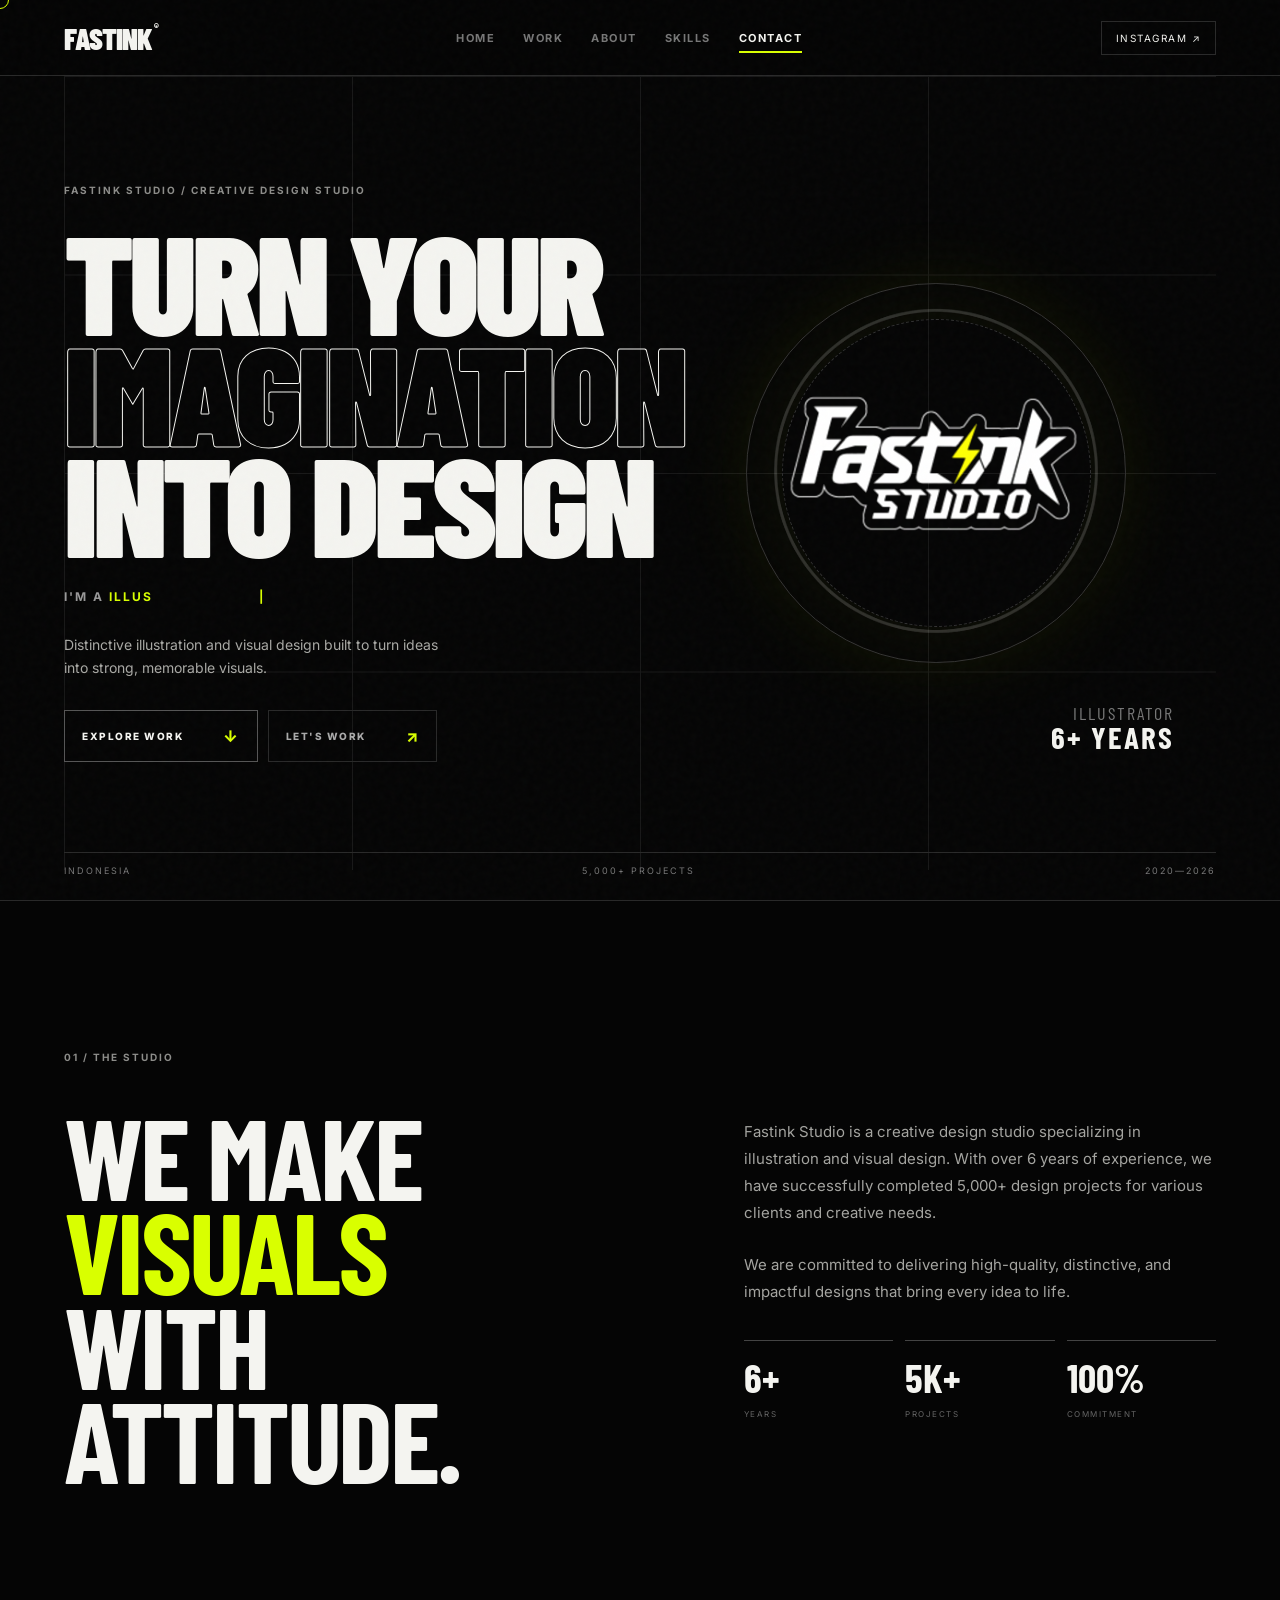
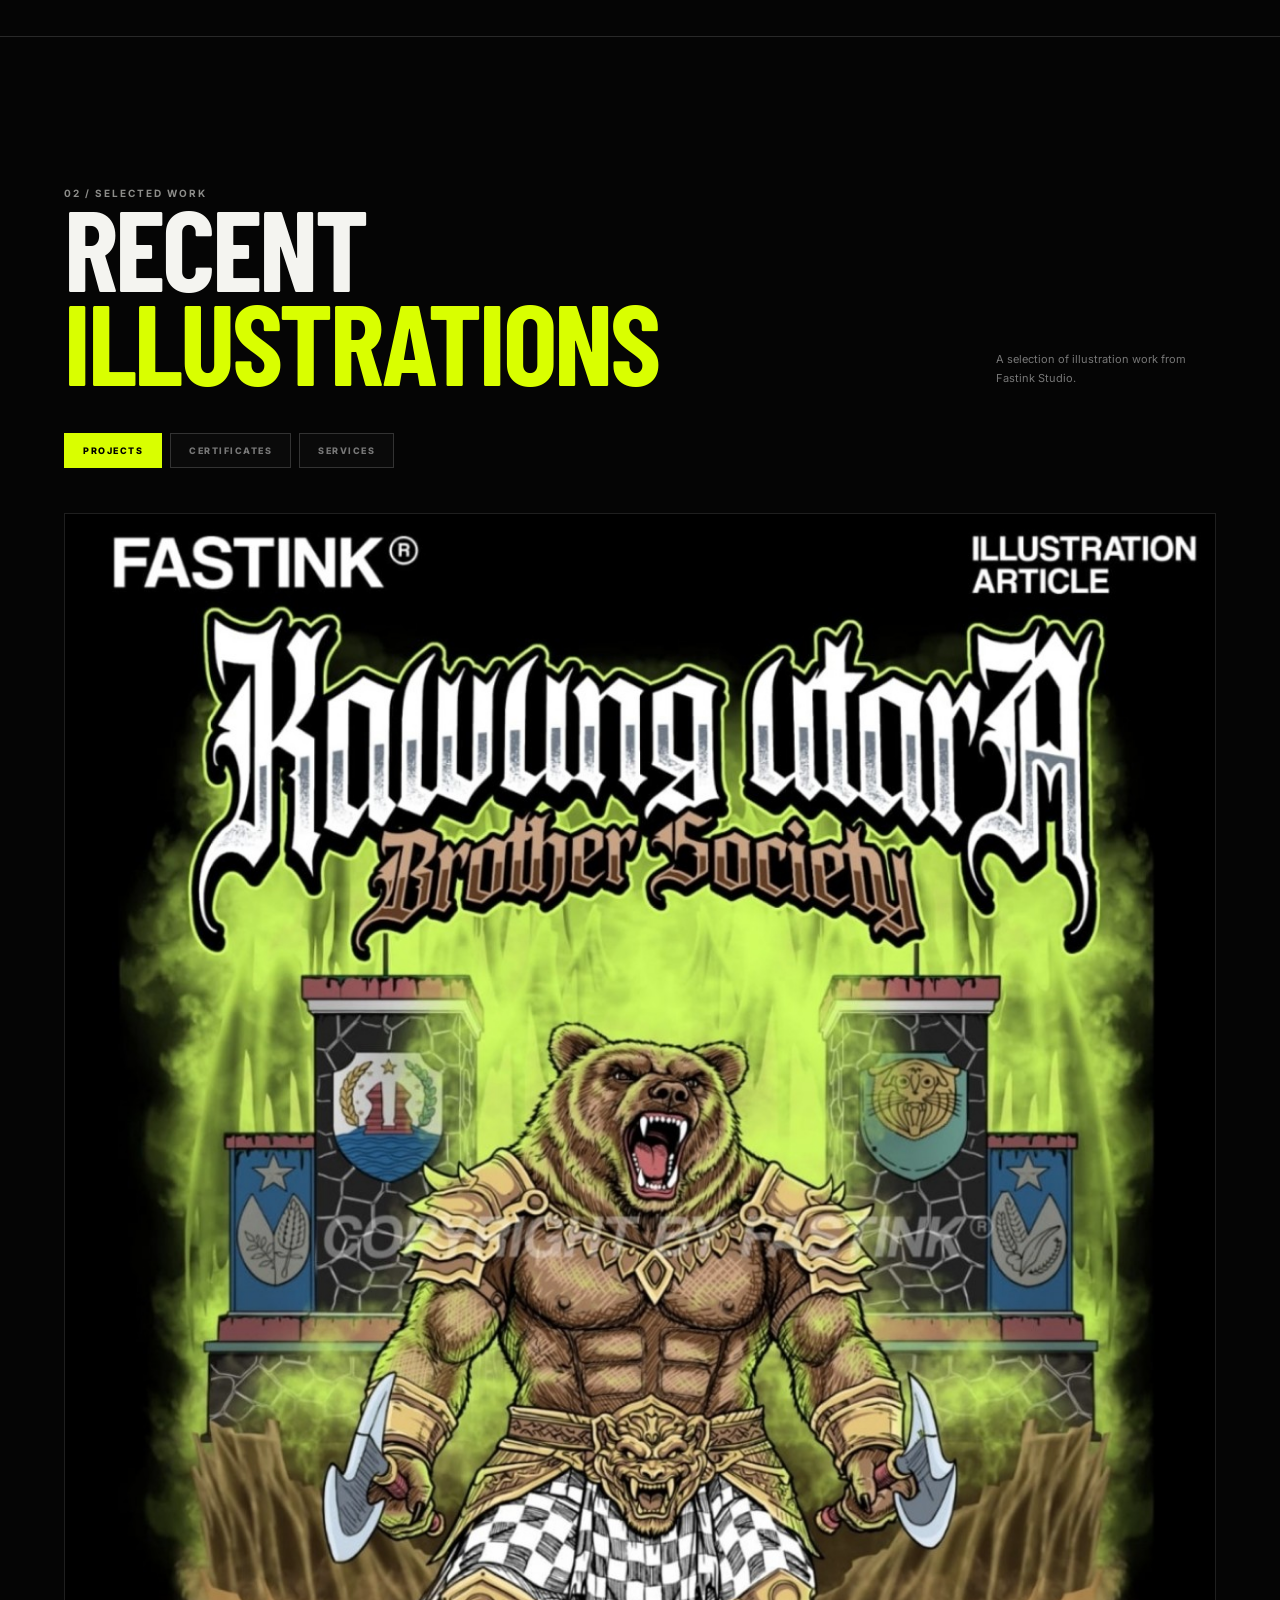
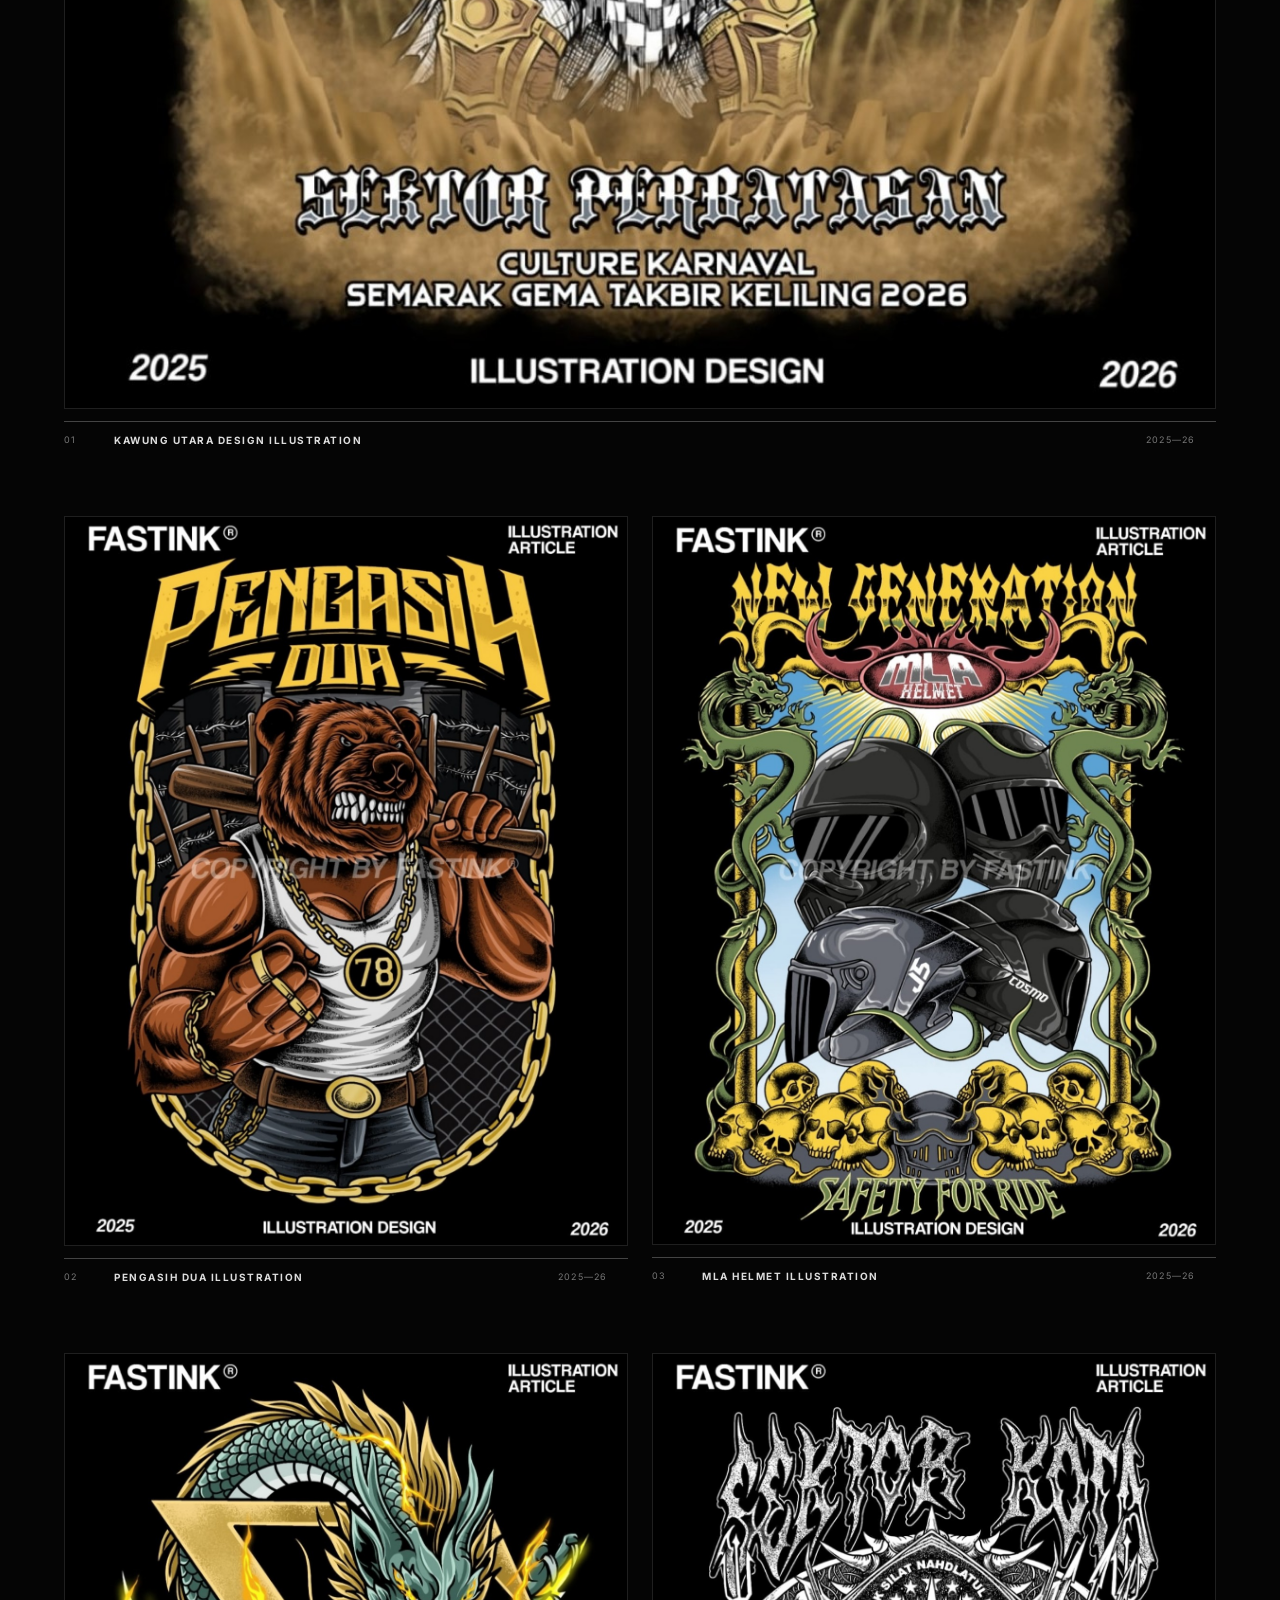
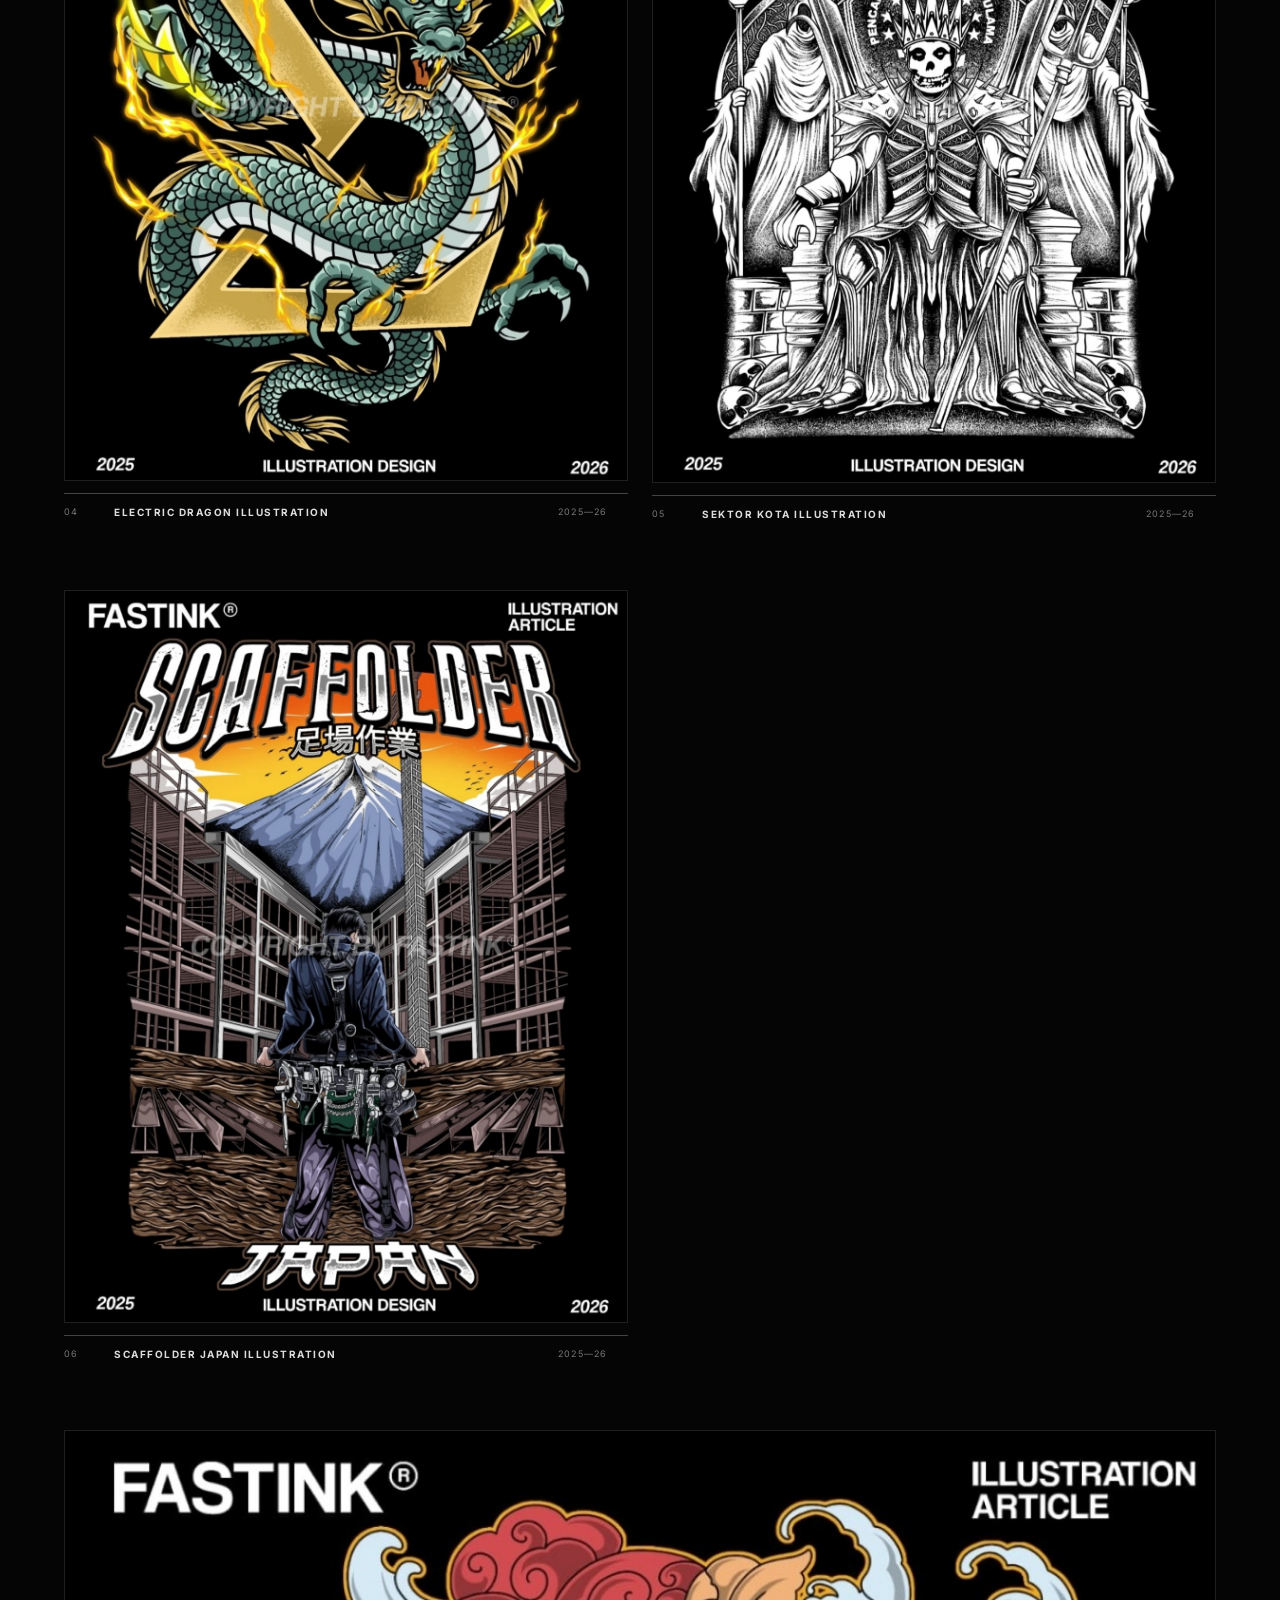
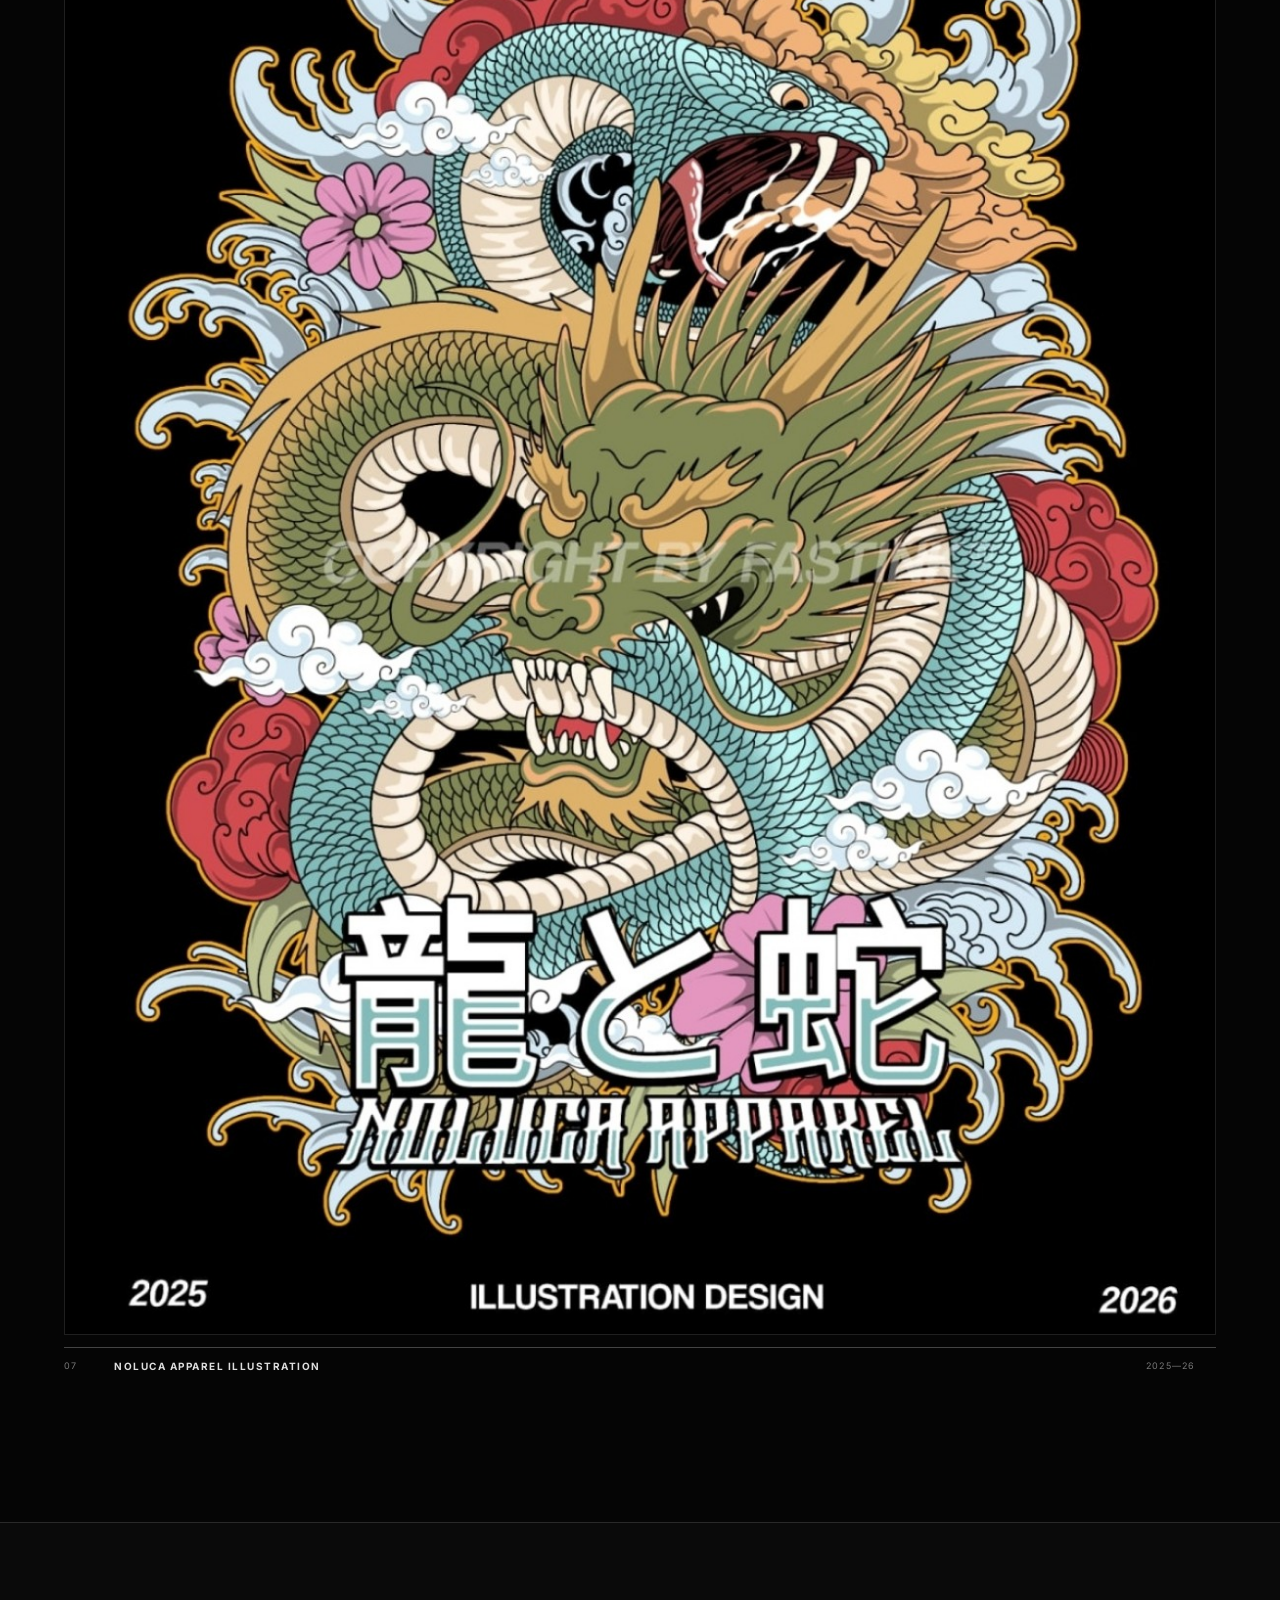
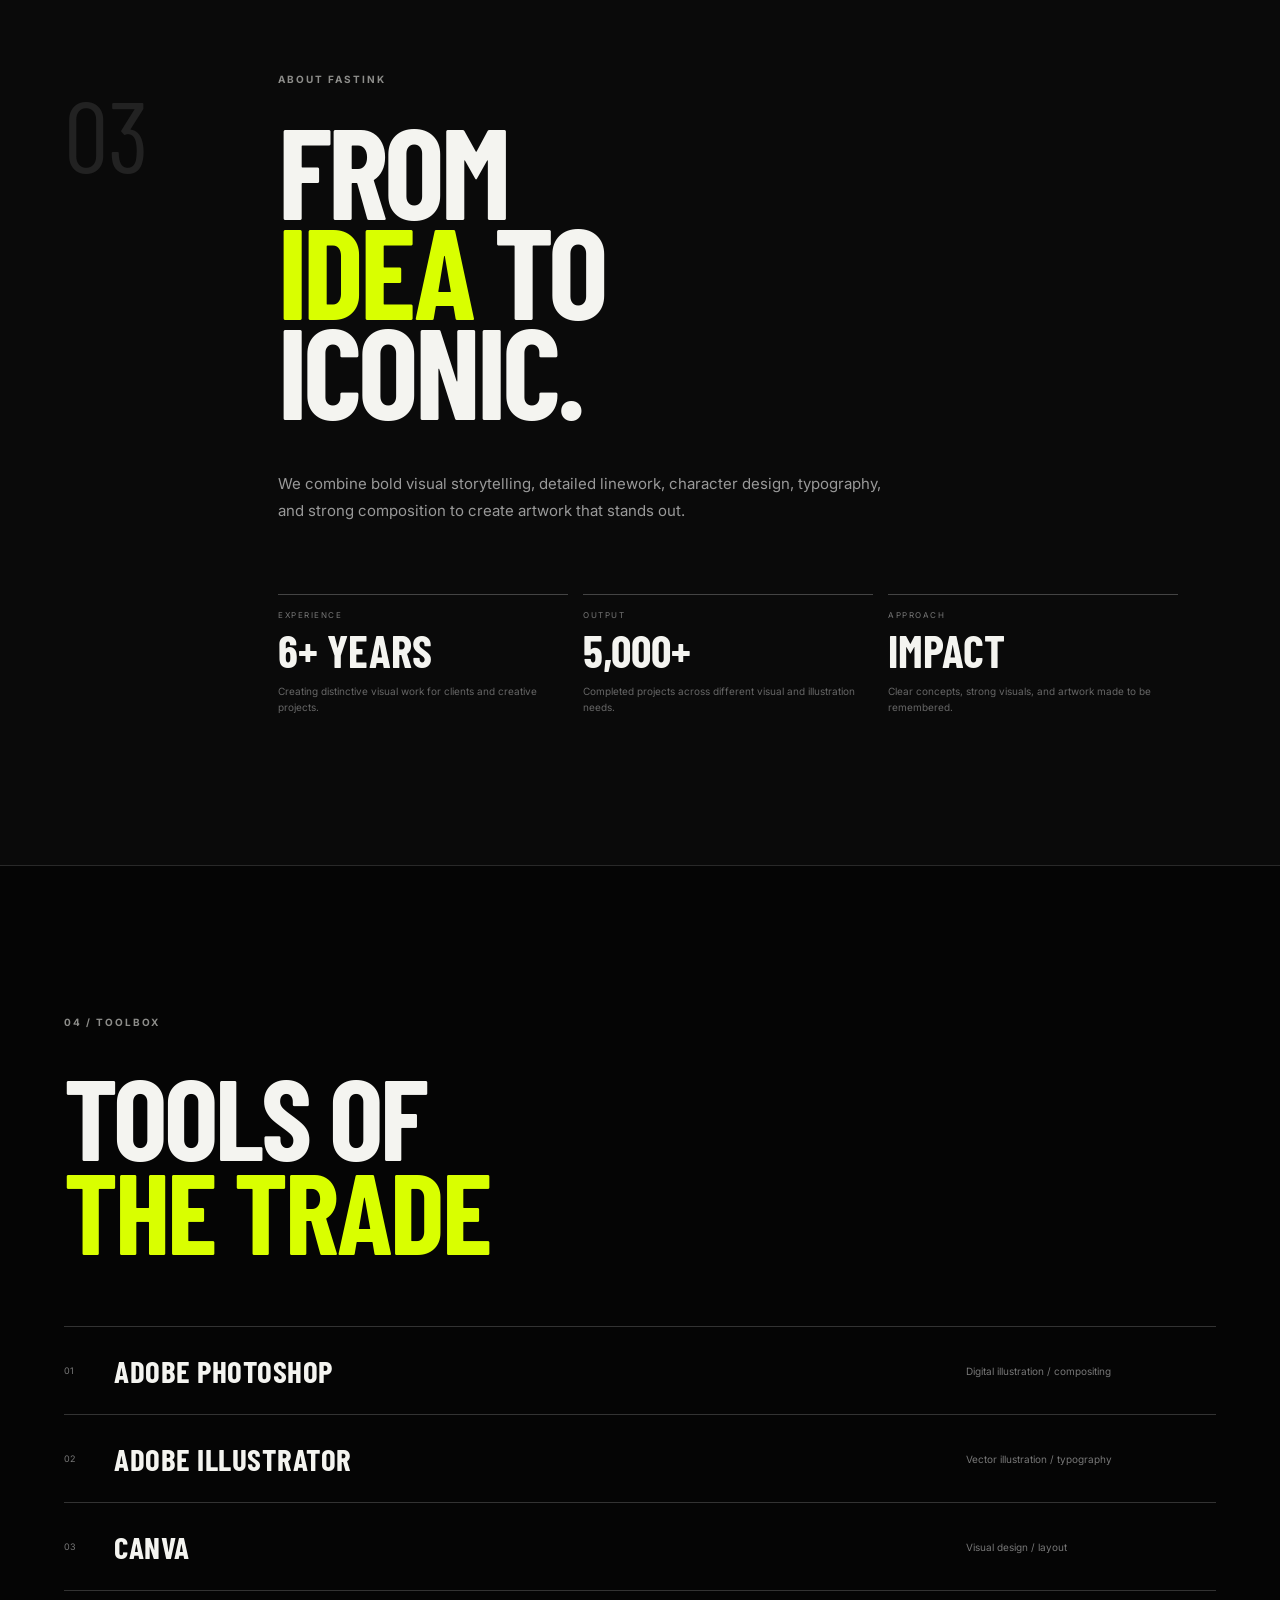
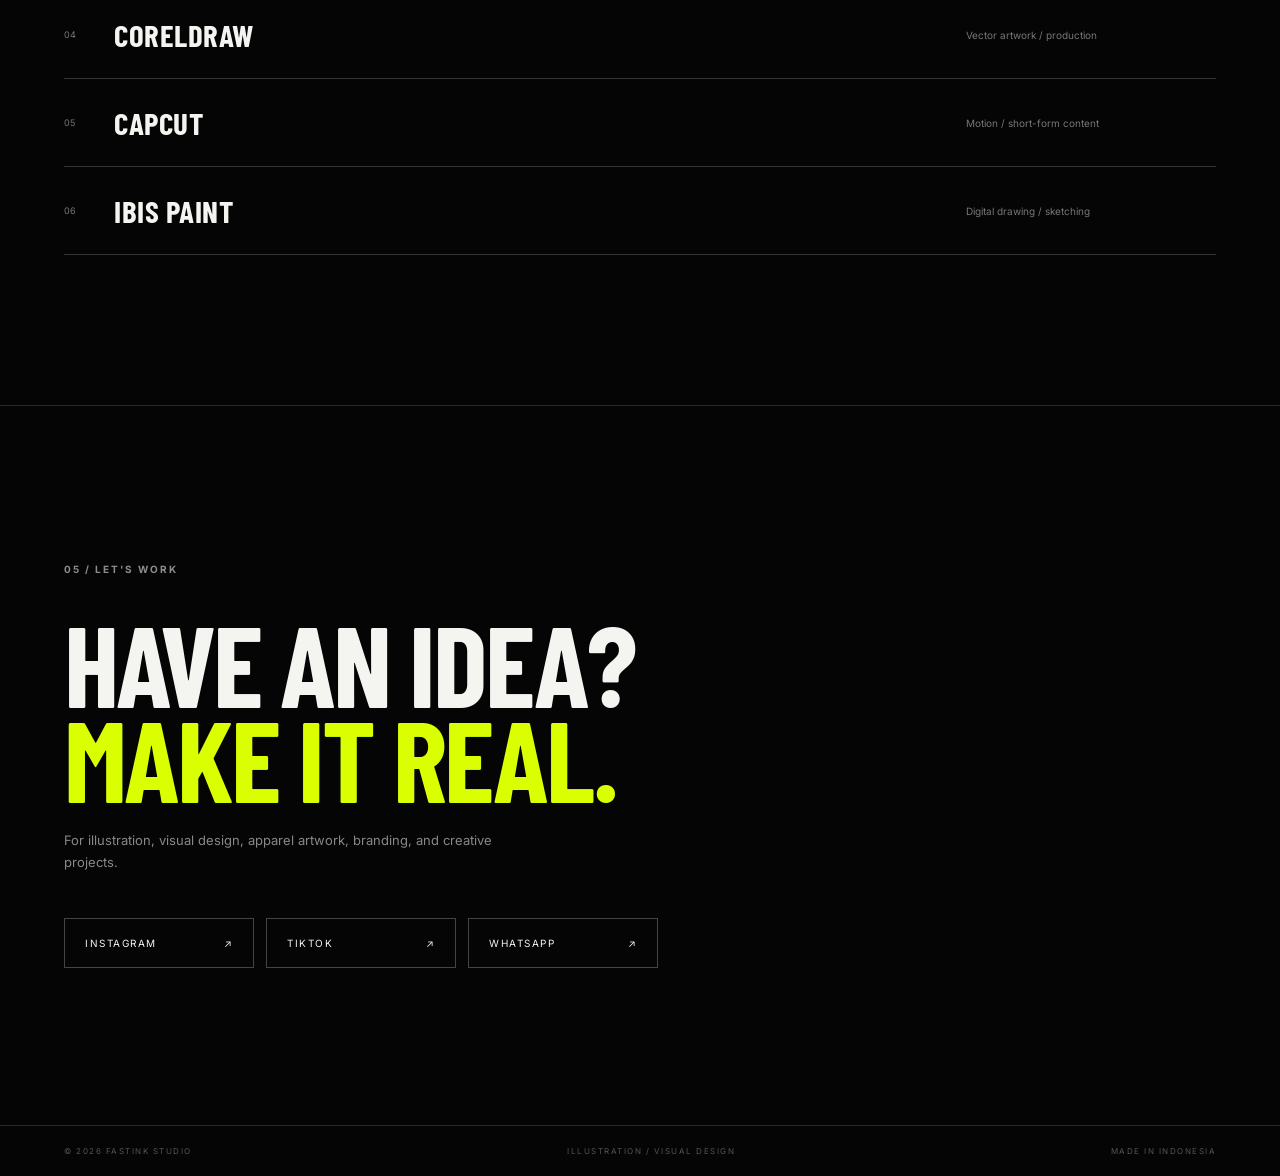
<file: index.html>
<!DOCTYPE html>
<html lang="en">
<head>
  <meta charset="UTF-8">
  <meta name="viewport" content="width=device-width, initial-scale=1.0">
  <meta name="description" content="Fastink Studio — illustration and visual design studio with 6+ years of experience and 5,000+ completed projects.">
  <meta name="theme-color" content="#050505">
  <title>FASTINK STUDIO — Illustrator</title>

  <link rel="preconnect" href="https://fonts.googleapis.com">
  <link rel="preconnect" href="https://fonts.gstatic.com" crossorigin>
  <link href="https://fonts.googleapis.com/css2?family=Barlow+Condensed:wght@400;500;600;700;800;900&family=Inter:wght@400;500;600;700&display=swap" rel="stylesheet">
  <link rel="stylesheet" href="style.css">
</head>

<body>
  <div class="noise"></div>
  <div class="cursor"></div>

  <header class="topbar">
    <a class="brand" href="#home">FASTINK<span>®</span></a>

    <nav id="main-nav">
      <a class="nav-link active" href="#home">HOME</a>
      <a class="nav-link" href="#work">WORK</a>
      <a class="nav-link" href="#about">ABOUT</a>
      <a class="nav-link" href="#skills">SKILLS</a>
      <a class="nav-link" href="#contact">CONTACT</a>
    </nav>

    <a class="ig-mini" href="https://www.instagram.com/fastinkstudio/" target="_blank" rel="noopener">INSTAGRAM ↗</a>
  </header>

  <main id="home">

    <!-- HERO -->
    <section class="hero">
      <div class="hero-grid"></div>

      <div class="hero-copy">
        <p class="eyebrow">FASTINK STUDIO / CREATIVE DESIGN STUDIO</p>

        <h1>
          TURN YOUR <br>
          <em>IMAGINATION</em><br>
          INTO DESIGN
        </h1>

        <div class="hero-role">
          <span>I'M A </span><strong id="typing-text">ILLUSTRATOR</strong><span class="typing-cursor">|</span>
        </div>

        <p class="hero-desc">
          Distinctive illustration and visual design built to turn ideas into strong,
          memorable visuals.
        </p>

        <div class="hero-actions">
          <a class="button" href="#work">EXPLORE WORK <span>↓</span></a>
          <a class="button button-ghost" href="#contact">LET'S WORK <span>↗</span></a>
        </div>
      </div>

      <div class="hero-art">
        <div class="hero-ring"></div>
        <div class="hero-ring ring-2"></div>
        <img src="fastink-logo.jpg" alt="Fastink Studio logo">
        <div class="hero-label">ILLUSTRATOR<br><strong>6+ YEARS</strong></div>
      </div>

      <div class="hero-bottom">
        <span>INDONESIA</span>
        <span>5,000+ PROJECTS</span>
        <span>2020—2026</span>
      </div>
    </section>

    <!-- INTRO -->
    <section class="intro" id="studio">
      <p class="section-kicker">01 / THE STUDIO</p>

      <div class="intro-layout">
        <h2>WE MAKE<br><span>VISUALS</span><br>WITH ATTITUDE.</h2>

        <div class="intro-text">
          <p>
            Fastink Studio is a creative design studio specializing in illustration
            and visual design. With over 6 years of experience, we have successfully
            completed 5,000+ design projects for various clients and creative needs.
          </p>

          <p>
            We are committed to delivering high-quality, distinctive, and impactful
            designs that bring every idea to life.
          </p>

          <div class="mini-stats">
            <div><strong>6+</strong><span>YEARS</span></div>
            <div><strong>5K+</strong><span>PROJECTS</span></div>
            <div><strong>100%</strong><span>COMMITMENT</span></div>
          </div>
        </div>
      </div>
    </section>

    <!-- WORK -->
    <section id="work" class="work">
      <div class="section-head">
        <div>
          <p class="section-kicker">02 / SELECTED WORK</p>
          <h2>RECENT<br><span>ILLUSTRATIONS</span></h2>
        </div>
        <p class="section-note">A selection of illustration work from Fastink Studio.</p>
      </div>

      <div class="portfolio-tabs">
        <button class="portfolio-tab active" data-tab="projects">PROJECTS</button>
        <button class="portfolio-tab" data-tab="certificates">CERTIFICATES</button>
        <button class="portfolio-tab" data-tab="services">SERVICES</button>
      </div>

      <div class="tab-panel active" id="projects">
        <div class="work-grid">
          <article class="project project-wide reveal">
            <div class="project-image"><img src="project-1.jpg" alt="Ramung Utang illustration"></div>
            <div class="project-meta"><span>01</span><h3>KAWUNG UTARA DESIGN ILLUSTRATION</h3><span>2025—26</span></div>
          </article>

          <article class="project reveal">
            <div class="project-image"><img src="project-2.jpg" alt="Dynasty illustration"></div>
            <div class="project-meta"><span>02</span><h3>PENGASIH DUA ILLUSTRATION</h3><span>2025—26</span></div>
          </article>

          <article class="project reveal">
            <div class="project-image"><img src="project-3.jpg" alt="Safety for Ride illustration"></div>
            <div class="project-meta"><span>03</span><h3>MLA HELMET ILLUSTRATION</h3><span>2025—26</span></div>
          </article>

          <article class="project project-tall reveal">
            <div class="project-image"><img src="project-4.jpg" alt="Dragon illustration"></div>
            <div class="project-meta"><span>04</span><h3>ELECTRIC DRAGON ILLUSTRATION</h3><span>2025—26</span></div>
          </article>

          <article class="project reveal">
            <div class="project-image"><img src="project-5.jpg" alt="Silat illustration"></div>
            <div class="project-meta"><span>05</span><h3>SEKTOR KOTA ILLUSTRATION</h3><span>2025—26</span></div>
          </article>

          <article class="project reveal">
            <div class="project-image"><img src="project-6.jpg" alt="Scaffolder Japan illustration"></div>
            <div class="project-meta"><span>06</span><h3>SCAFFOLDER JAPAN ILLUSTRATION</h3><span>2025—26</span></div>
          </article>

          <article class="project project-wide reveal">
            <div class="project-image"><img src="project-7.jpg" alt="Murai Apparel illustration"></div>
            <div class="project-meta"><span>07</span><h3>NOLUCA APPAREL ILLUSTRATION</h3><span>2025—26</span></div>
          </article>
        </div>
      </div>

      <div class="tab-panel" id="certificates">
        <div class="info-grid">
          <article class="info-card reveal">
            <span class="card-number">01</span>
            <div>
              <h3>VECTOR ARTIST</h3>
              <p>Digital drawing Pet Illustration in 2020-2025</p>
            </div>
            <span class="card-arrow">↗</span>
          </article>
          <article class="info-card reveal">
            <span class="card-number">02</span>
            <div>
              <h3>CREATIVE DESIGN LOGO</h3>
              <p>Creative design / 2023</p>
            </div>
            <span class="card-arrow">↗</span>
          </article>
          <article class="info-card reveal">
            <span class="card-number">03</span>
            <div>
              <h3>6+ YEARS EXPERIENCE</h3>
              <p>Professional illustration & visual design</p>
            </div>
            <span class="card-arrow">↗</span>
          </article>
        </div>
      </div>

      <div class="tab-panel" id="services">
        <div class="service-list">
          <div class="service-row reveal"><span>01</span><strong>ILLUSTRATION</strong><small>Character / merchandise / custom artwork</small></div>
          <div class="service-row reveal"><span>02</span><strong>VISUAL DESIGN</strong><small>Poster / campaign / social media visual</small></div>
          <div class="service-row reveal"><span>03</span><strong>APPAREL ARTWORK</strong><small>Graphic tee / apparel illustration</small></div>
          <div class="service-row reveal"><span>04</span><strong>BRANDING</strong><small>Visual identity / logo / supporting graphics</small></div>
          <div class="service-row reveal"><span>05</span><strong>CREATIVE PROJECTS</strong><small>Custom visual direction and collaboration</small></div>
        </div>
      </div>
    </section>

    <!-- ABOUT -->
    <section id="about" class="about">
      <div class="about-number">03</div>

      <div class="about-content">
        <p class="section-kicker">ABOUT FASTINK</p>
        <h2>FROM<br><span>IDEA</span> TO<br>ICONIC.</h2>

        <p class="about-copy">
          We combine bold visual storytelling, detailed linework, character design,
          typography, and strong composition to create artwork that stands out.
        </p>

        <div class="about-grid">
          <div>
            <span class="about-label">EXPERIENCE</span>
            <strong>6+ YEARS</strong>
            <p>Creating distinctive visual work for clients and creative projects.</p>
          </div>
          <div>
            <span class="about-label">OUTPUT</span>
            <strong>5,000+</strong>
            <p>Completed projects across different visual and illustration needs.</p>
          </div>
          <div>
            <span class="about-label">APPROACH</span>
            <strong>IMPACT</strong>
            <p>Clear concepts, strong visuals, and artwork made to be remembered.</p>
          </div>
        </div>
      </div>
    </section>

    <!-- SKILLS -->
    <section id="skills" class="skills">
      <p class="section-kicker">04 / TOOLBOX</p>
      <h2>TOOLS OF<br><span>THE TRADE</span></h2>

      <div class="skill-list">
        <div class="reveal"><span>01</span><strong>ADOBE PHOTOSHOP</strong><small>Digital illustration / compositing</small></div>
        <div class="reveal"><span>02</span><strong>ADOBE ILLUSTRATOR</strong><small>Vector illustration / typography</small></div>
        <div class="reveal"><span>03</span><strong>CANVA</strong><small>Visual design / layout</small></div>
        <div class="reveal"><span>04</span><strong>CORELDRAW</strong><small>Vector artwork / production</small></div>
        <div class="reveal"><span>05</span><strong>CAPCUT</strong><small>Motion / short-form content</small></div>
        <div class="reveal"><span>06</span><strong>IBIS PAINT</strong><small>Digital drawing / sketching</small></div>
      </div>
    </section>

    <!-- CONTACT -->
    <section id="contact" class="contact">
      <p class="section-kicker">05 / LET'S WORK</p>
      <h2>HAVE AN IDEA?<br><span>MAKE IT REAL.</span></h2>
      <p>For illustration, visual design, apparel artwork, branding, and creative projects.</p>

      <div class="contact-links">
        <a href="https://www.instagram.com/fastinkstudio/" target="_blank" rel="noopener">INSTAGRAM <span>↗</span></a>
        <a href="https://www.tiktok.com/@fastinkstudio" target="_blank" rel="noopener">TIKTOK <span>↗</span></a>
        <a href="https://wa.me/628385800795">WHATSAPP <span>↗</span></a>
      </div>
    </section>
  </main>

  <footer>
    <span>© 2026 FASTINK STUDIO</span>
    <span>ILLUSTRATION / VISUAL DESIGN</span>
    <span>MADE IN INDONESIA</span>
  </footer>

  <script src="script.js"></script>
</body>
</html>
</file>
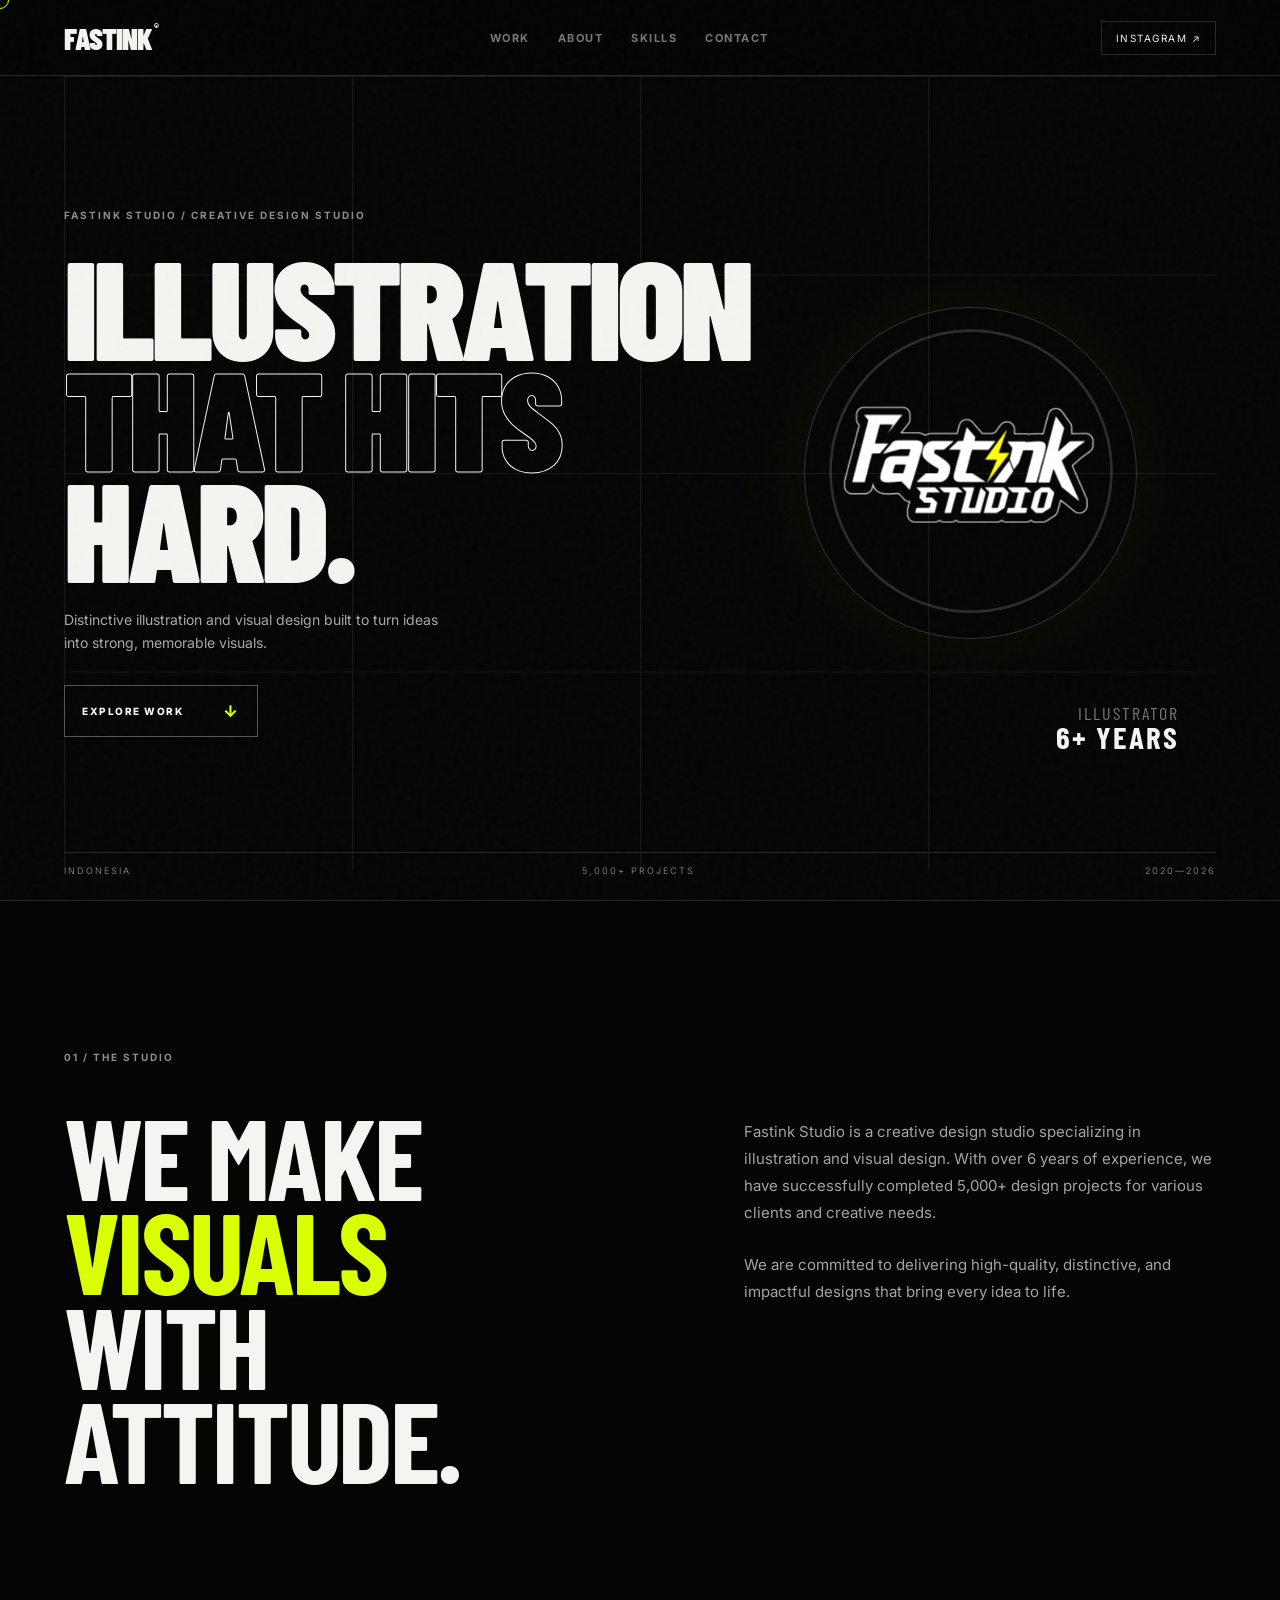
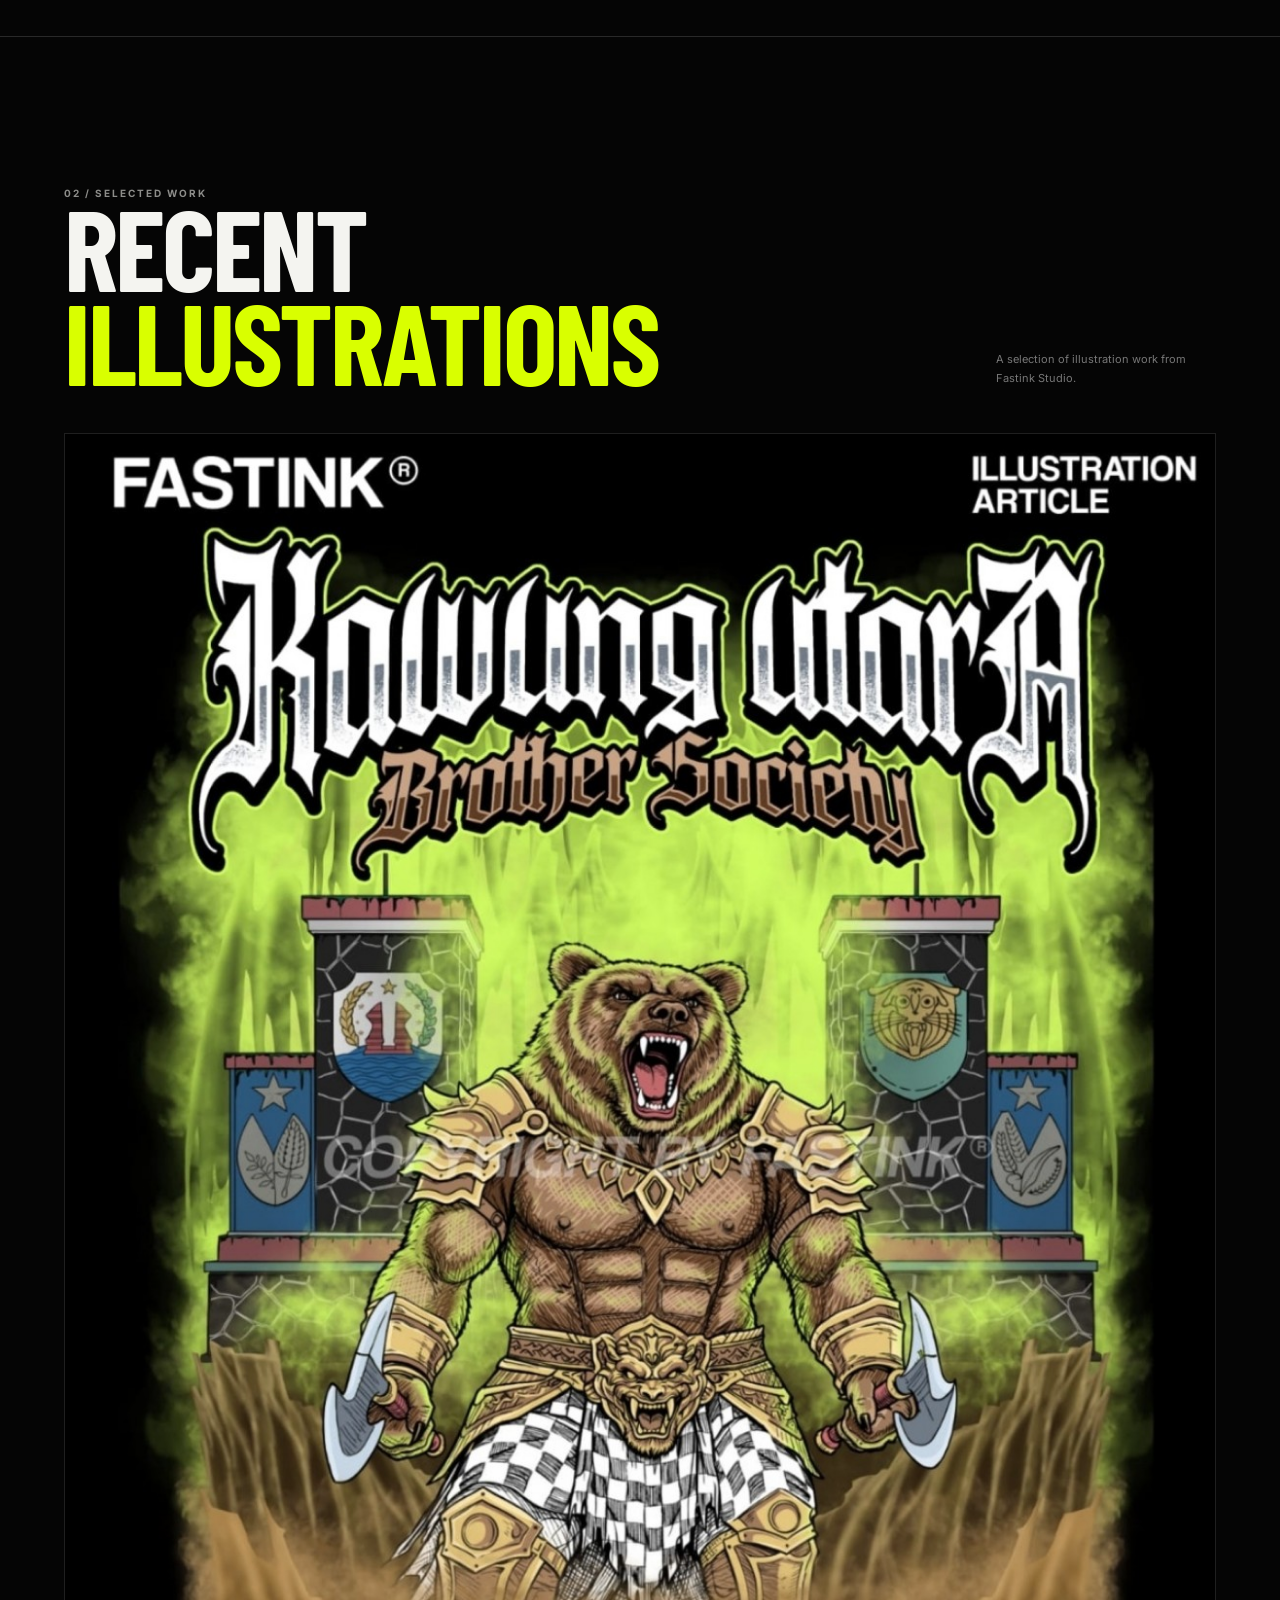
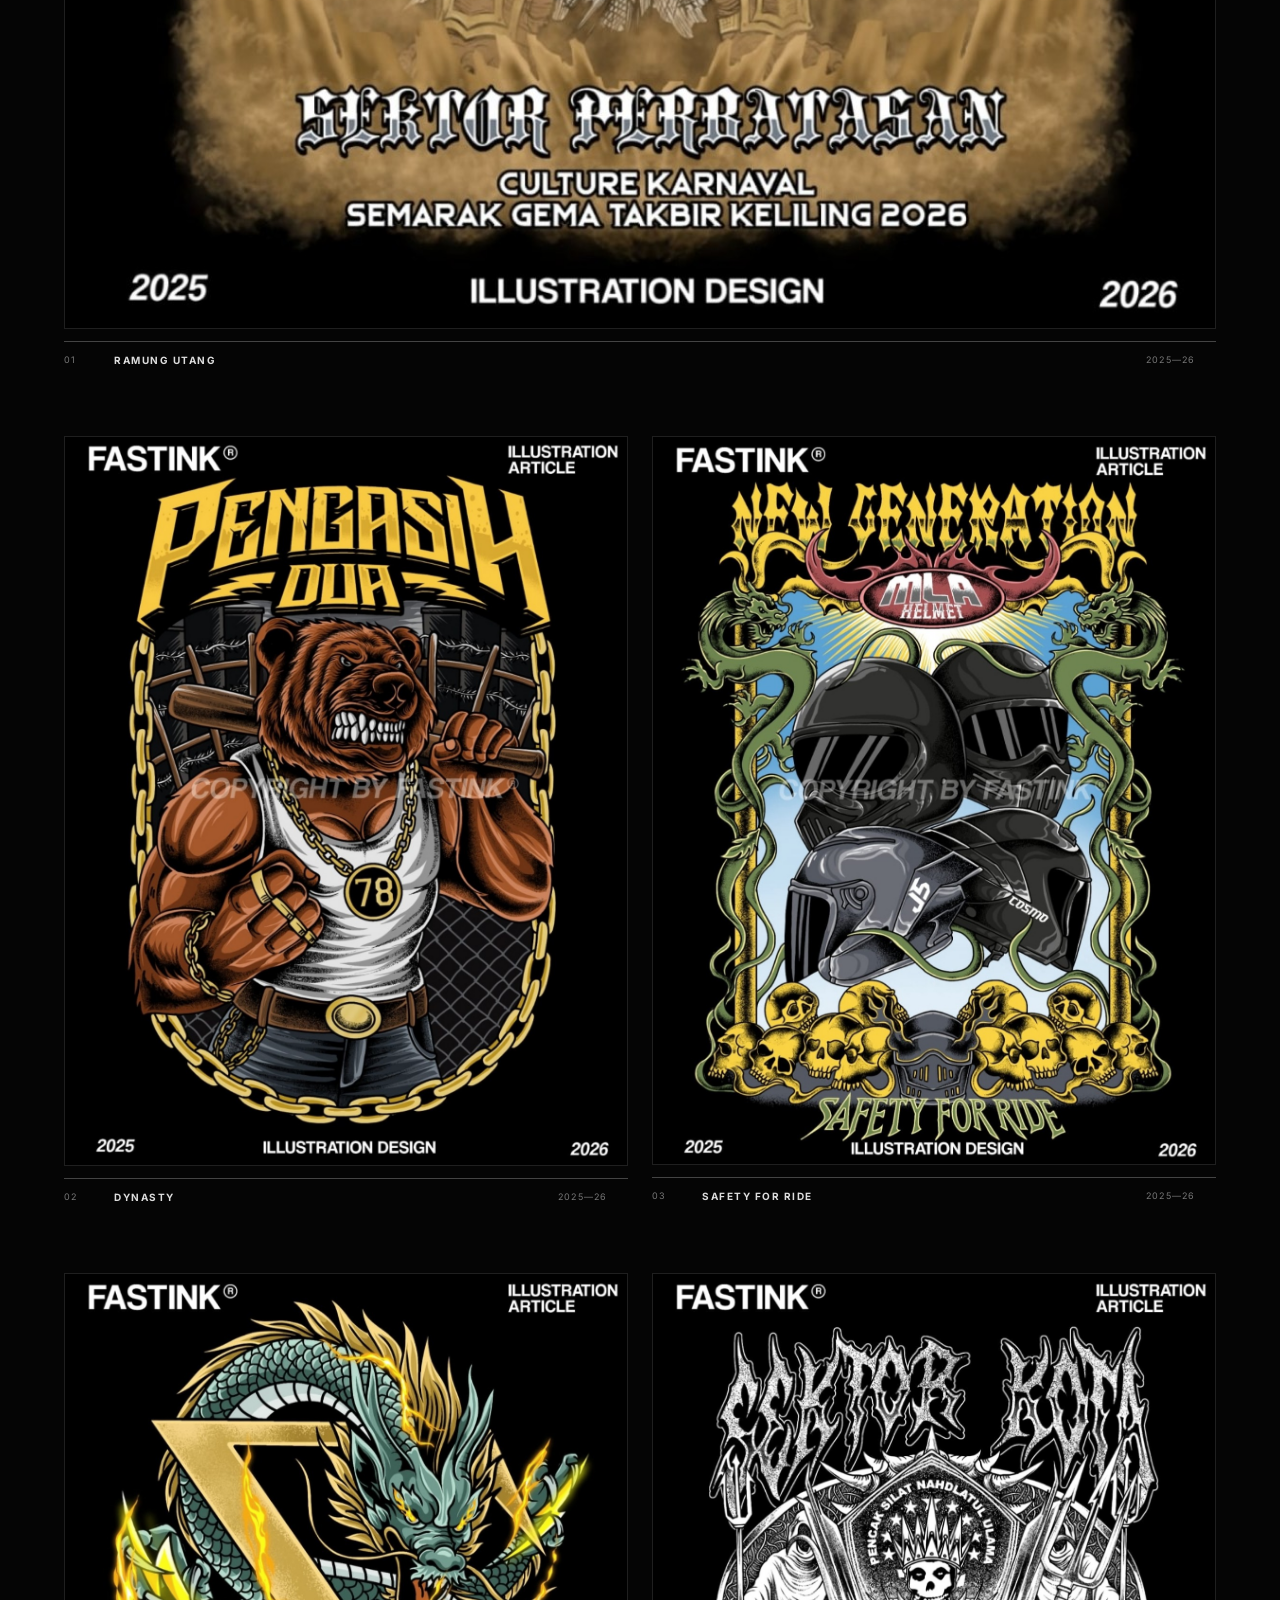
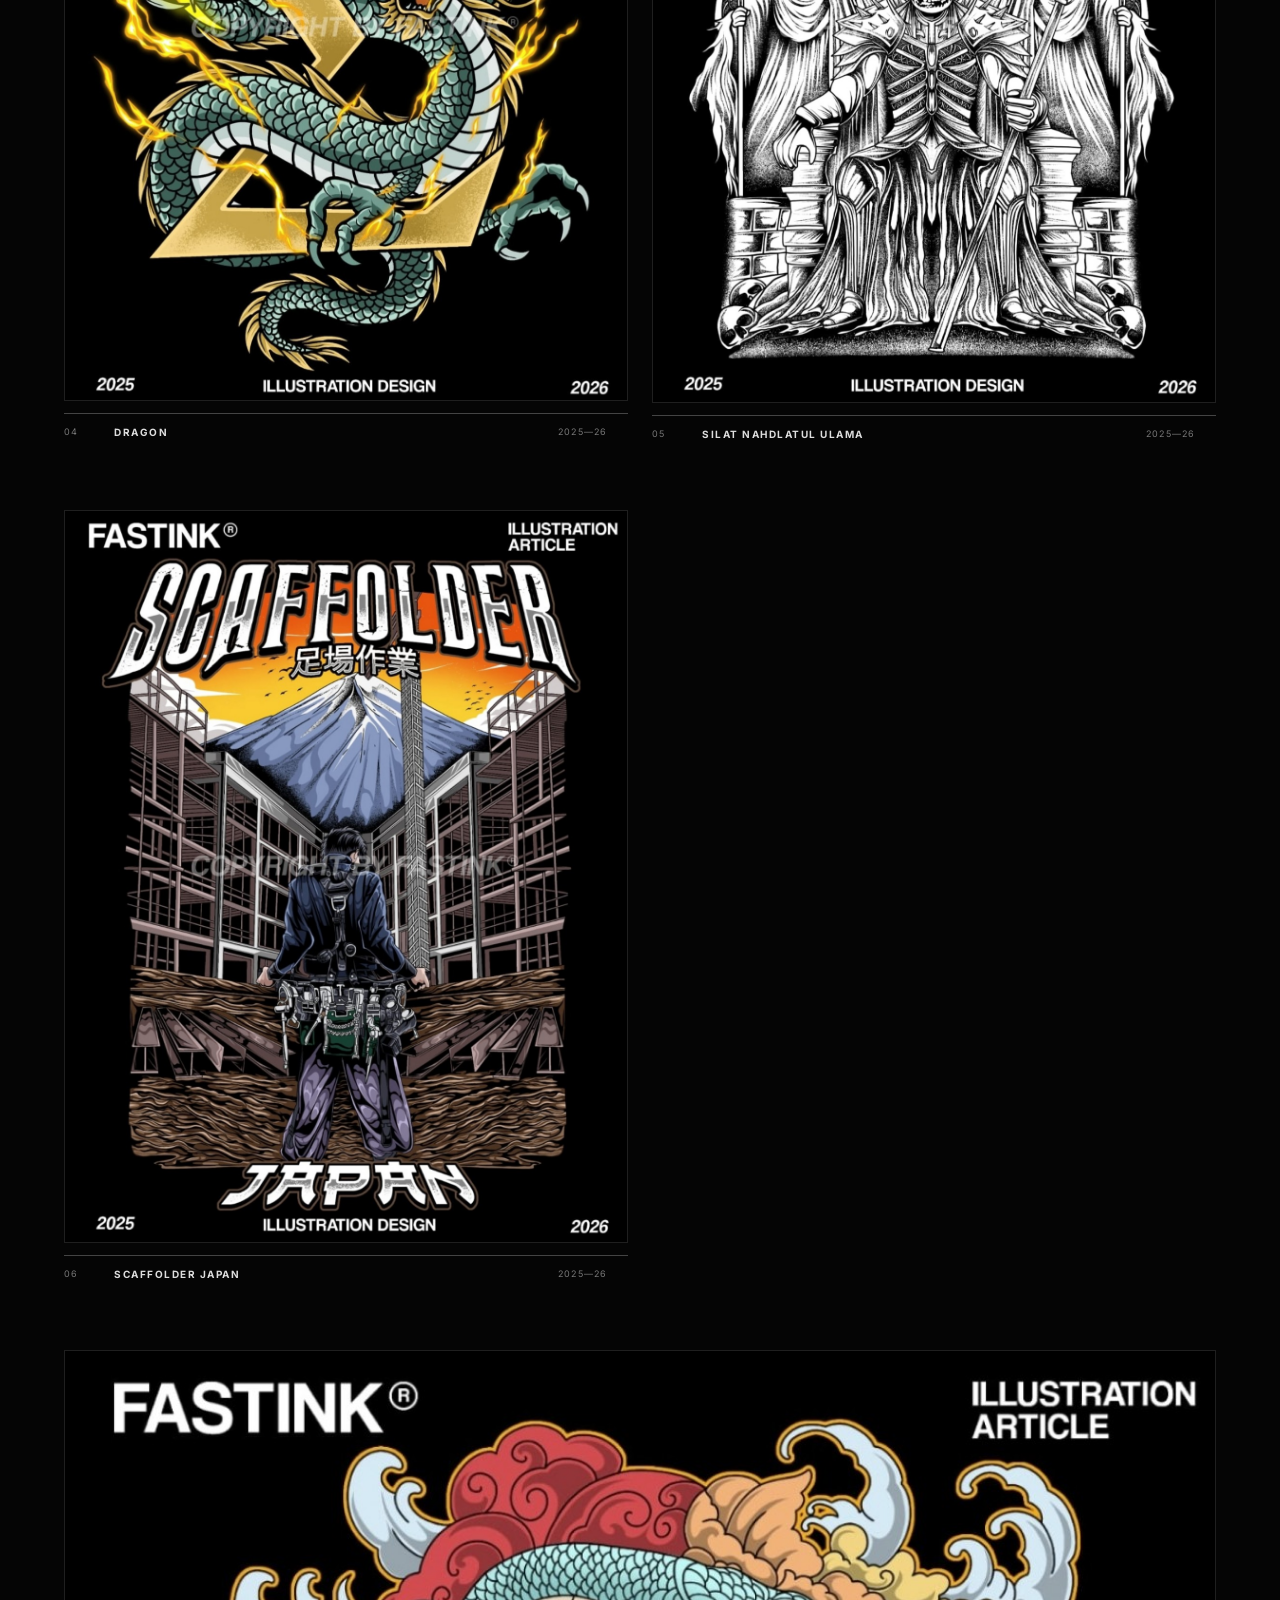
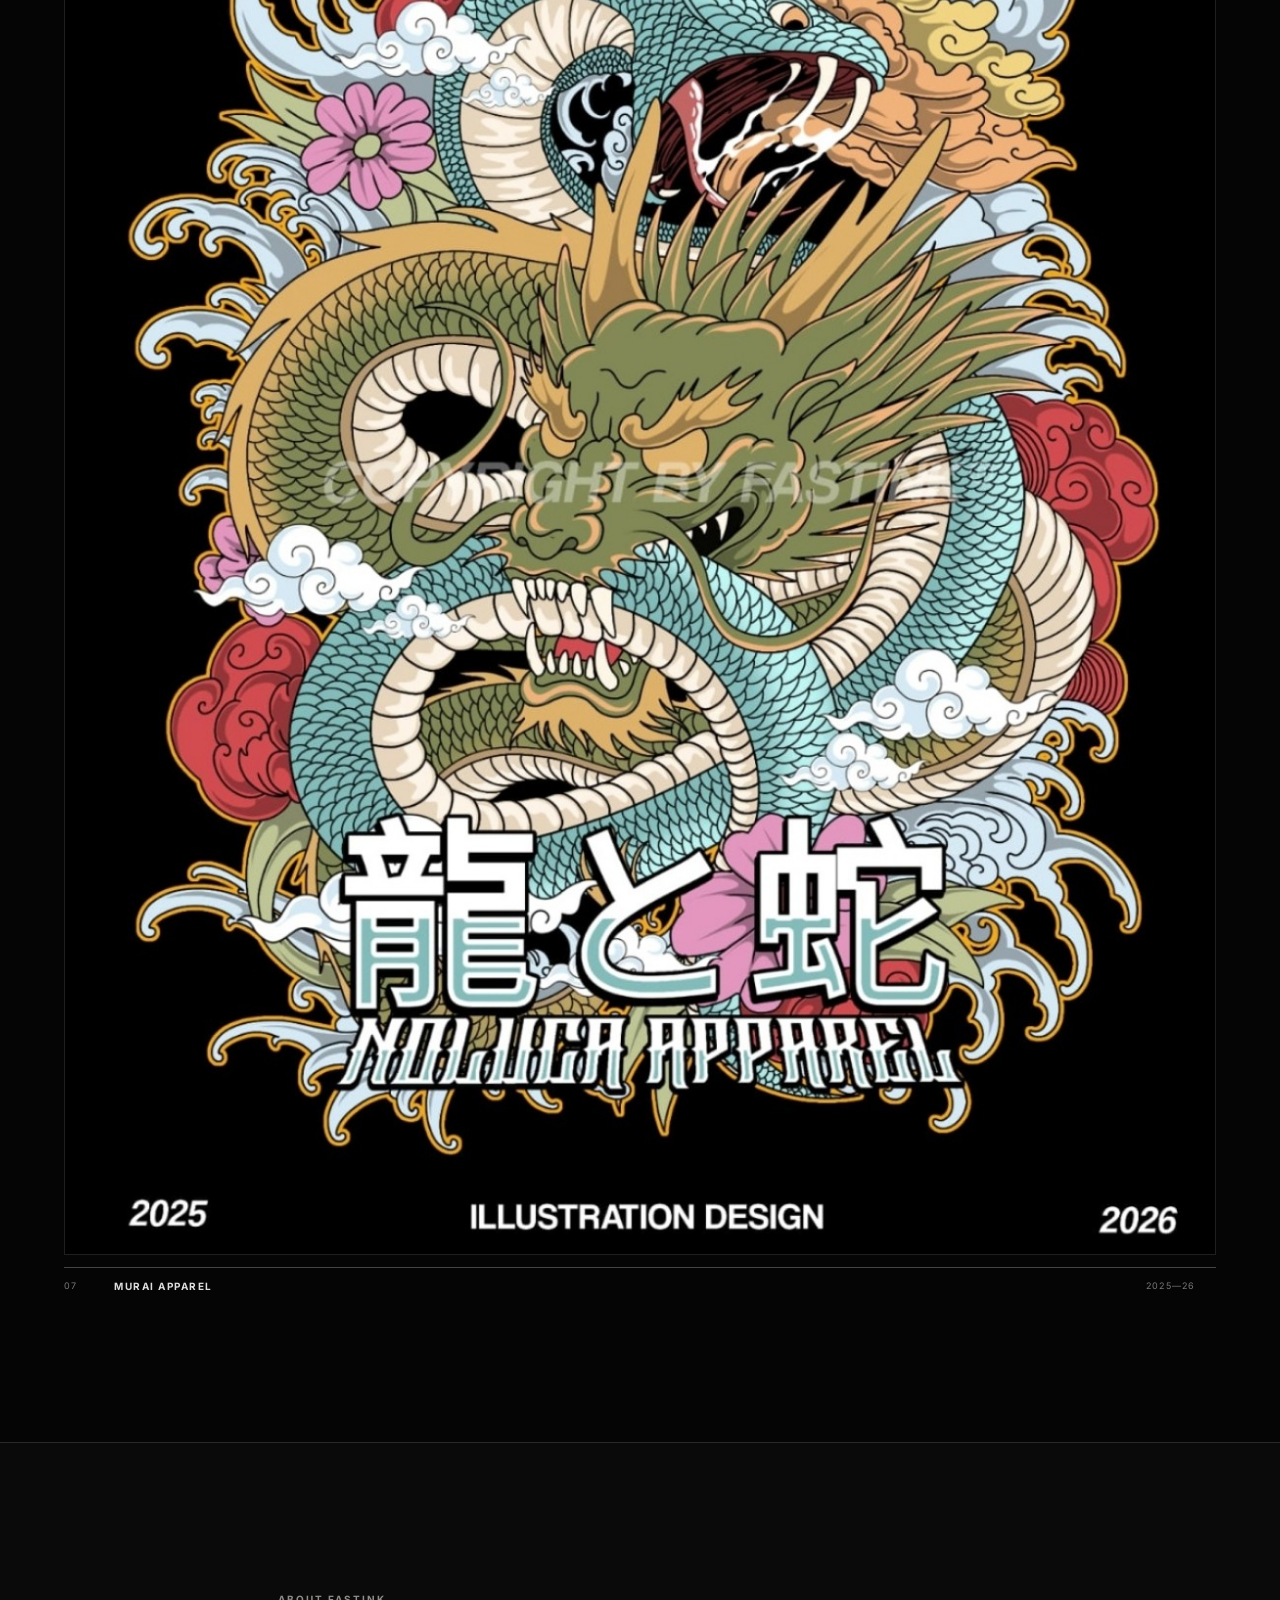
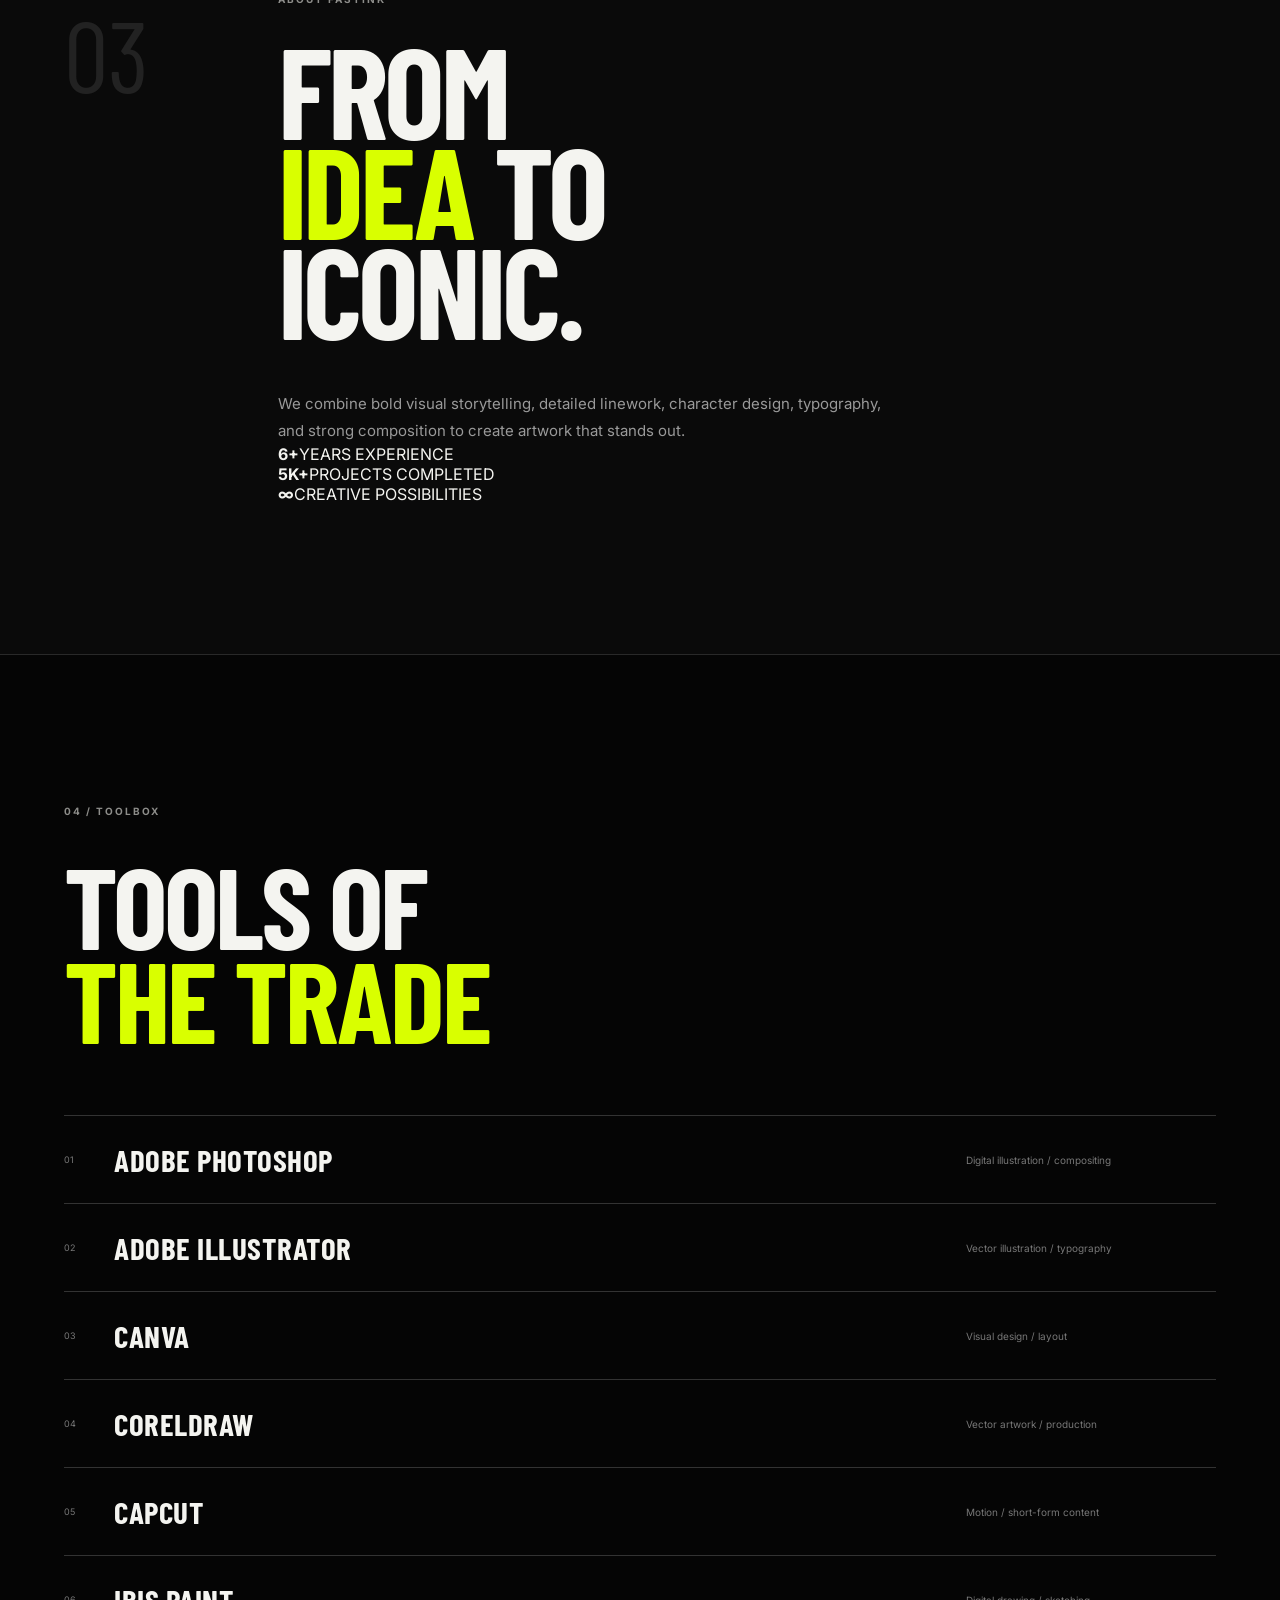
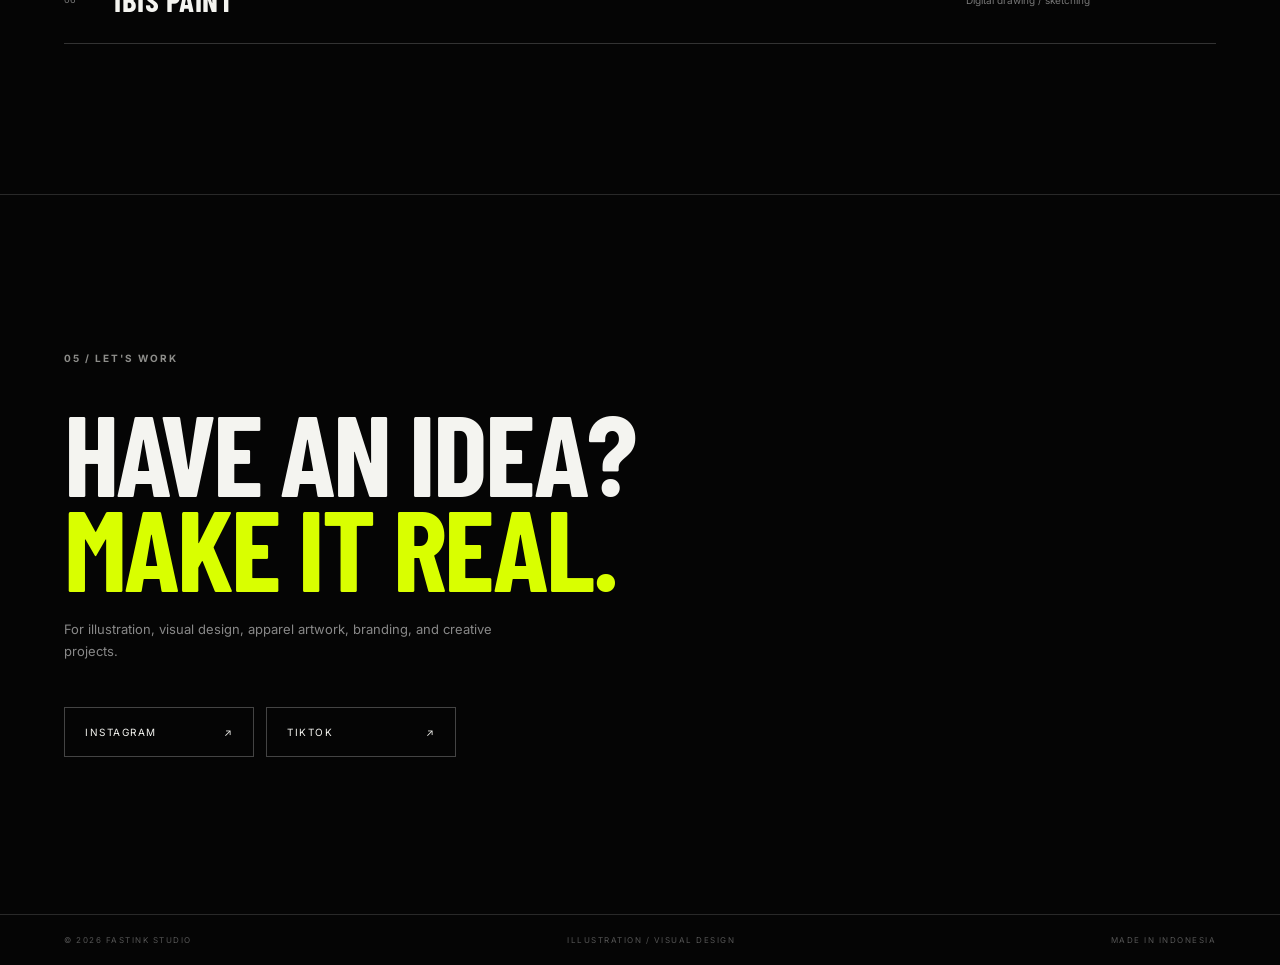
<file: indexcontoh.html>
<!DOCTYPE html>
<html lang="en">
<head>
  <meta charset="UTF-8">
  <meta name="viewport" content="width=device-width, initial-scale=1.0">
  <meta name="description" content="Fastink Studio — illustration and visual design studio with 6+ years of experience and 5,000+ completed projects.">
  <meta name="theme-color" content="#050505">
  <title>FASTINK STUDIO — Illustrator</title>
  <link rel="preconnect" href="https://fonts.googleapis.com">
  <link rel="preconnect" href="https://fonts.gstatic.com" crossorigin>
  <link href="https://fonts.googleapis.com/css2?family=Barlow+Condensed:wght@400;500;600;700;800;900&family=Inter:wght@400;500;600;700&display=swap" rel="stylesheet">
  <link rel="stylesheet" href="style.css">
</head>
<body>
  <div class="noise"></div>
  <div class="cursor"></div>

  <header class="topbar">
    <a class="brand" href="#home">FASTINK<span>®</span></a>
    <nav>
      <a href="#work">WORK</a>
      <a href="#about">ABOUT</a>
      <a href="#skills">SKILLS</a>
      <a href="#contact">CONTACT</a>
    </nav>
    <a class="ig-mini" href="https://www.instagram.com/fastinkstudio/" target="_blank" rel="noopener">INSTAGRAM ↗</a>
  </header>

  <main id="home">
    <section class="hero">
      <div class="hero-grid"></div>
      <div class="hero-copy">
        <p class="eyebrow">FASTINK STUDIO / CREATIVE DESIGN STUDIO</p>
        <h1>ILLUSTRATION<br><em>THAT HITS</em><br>HARD.</h1>
        <p class="hero-desc">
          Distinctive illustration and visual design built to turn ideas into strong,
          memorable visuals.
        </p>
        <a class="button" href="#work">EXPLORE WORK <span>↓</span></a>
      </div>

      <div class="hero-art">
        <div class="hero-ring"></div>
        <img src="fastink-logo.jpg" alt="Fastink Studio logo">
        <div class="hero-label">ILLUSTRATOR<br><strong>6+ YEARS</strong></div>
      </div>

      <div class="hero-bottom">
        <span>INDONESIA</span>
        <span>5,000+ PROJECTS</span>
        <span>2020—2026</span>
      </div>
    </section>

    <section class="intro">
      <p class="section-kicker">01 / THE STUDIO</p>
      <div class="intro-layout">
        <h2>WE MAKE<br><span>VISUALS</span><br>WITH ATTITUDE.</h2>
        <div class="intro-text">
          <p>
            Fastink Studio is a creative design studio specializing in illustration
            and visual design. With over 6 years of experience, we have successfully
            completed 5,000+ design projects for various clients and creative needs.
          </p>
          <p>
            We are committed to delivering high-quality, distinctive, and impactful
            designs that bring every idea to life.
          </p>
        </div>
      </div>
    </section>

    <section id="work" class="work">
      <div class="section-head">
        <div>
          <p class="section-kicker">02 / SELECTED WORK</p>
          <h2>RECENT<br><span>ILLUSTRATIONS</span></h2>
        </div>
        <p class="section-note">A selection of illustration work from Fastink Studio.</p>
      </div>

      <div class="work-grid">
        <article class="project project-wide reveal">
          <div class="project-image"><img src="project-1.jpg" alt="Ramung Utang illustration"></div>
          <div class="project-meta"><span>01</span><h3>RAMUNG UTANG</h3><span>2025—26</span></div>
        </article>

        <article class="project reveal">
          <div class="project-image"><img src="project-2.jpg" alt="Dynasty illustration"></div>
          <div class="project-meta"><span>02</span><h3>DYNASTY</h3><span>2025—26</span></div>
        </article>

        <article class="project reveal">
          <div class="project-image"><img src="project-3.jpg" alt="Safety for Ride illustration"></div>
          <div class="project-meta"><span>03</span><h3>SAFETY FOR RIDE</h3><span>2025—26</span></div>
        </article>

        <article class="project project-tall reveal">
          <div class="project-image"><img src="project-4.jpg" alt="Dragon illustration"></div>
          <div class="project-meta"><span>04</span><h3>DRAGON</h3><span>2025—26</span></div>
        </article>

        <article class="project reveal">
          <div class="project-image"><img src="project-5.jpg" alt="Silat illustration"></div>
          <div class="project-meta"><span>05</span><h3>SILAT NAHDLATUL ULAMA</h3><span>2025—26</span></div>
        </article>

        <article class="project reveal">
          <div class="project-image"><img src="project-6.jpg" alt="Scaffolder Japan illustration"></div>
          <div class="project-meta"><span>06</span><h3>SCAFFOLDER JAPAN</h3><span>2025—26</span></div>
        </article>

        <article class="project project-wide reveal">
          <div class="project-image"><img src="project-7.jpg" alt="Murai Apparel illustration"></div>
          <div class="project-meta"><span>07</span><h3>MURAI APPAREL</h3><span>2025—26</span></div>
        </article>
      </div>
    </section>

    <section id="about" class="about">
      <div class="about-number">03</div>
      <div class="about-content">
        <p class="section-kicker">ABOUT FASTINK</p>
        <h2>FROM<br><span>IDEA</span> TO<br>ICONIC.</h2>
        <p class="about-copy">
          We combine bold visual storytelling, detailed linework, character design,
          typography, and strong composition to create artwork that stands out.
        </p>
        <div class="stats">
          <div><strong>6+</strong><span>YEARS EXPERIENCE</span></div>
          <div><strong>5K+</strong><span>PROJECTS COMPLETED</span></div>
          <div><strong>∞</strong><span>CREATIVE POSSIBILITIES</span></div>
        </div>
      </div>
    </section>

    <section id="skills" class="skills">
      <p class="section-kicker">04 / TOOLBOX</p>
      <h2>TOOLS OF<br><span>THE TRADE</span></h2>
      <div class="skill-list">
        <div><span>01</span><strong>ADOBE PHOTOSHOP</strong><small>Digital illustration / compositing</small></div>
        <div><span>02</span><strong>ADOBE ILLUSTRATOR</strong><small>Vector illustration / typography</small></div>
        <div><span>03</span><strong>CANVA</strong><small>Visual design / layout</small></div>
        <div><span>04</span><strong>CORELDRAW</strong><small>Vector artwork / production</small></div>
        <div><span>05</span><strong>CAPCUT</strong><small>Motion / short-form content</small></div>
        <div><span>06</span><strong>IBIS PAINT</strong><small>Digital drawing / sketching</small></div>
      </div>
    </section>

    <section id="contact" class="contact">
      <p class="section-kicker">05 / LET'S WORK</p>
      <h2>HAVE AN IDEA?<br><span>MAKE IT REAL.</span></h2>
      <p>For illustration, visual design, apparel artwork, branding, and creative projects.</p>
      <div class="contact-links">
        <a href="https://www.instagram.com/fastinkstudio/" target="_blank" rel="noopener">INSTAGRAM <span>↗</span></a>
        <a href="https://www.tiktok.com/@fastinkstudio" target="_blank" rel="noopener">TIKTOK <span>↗</span></a>
      </div>
    </section>
  </main>

  <footer>
    <span>© 2026 FASTINK STUDIO</span>
    <span>ILLUSTRATION / VISUAL DESIGN</span>
    <span>MADE IN INDONESIA</span>
  </footer>

  <script src="script.js"></script>
</body>
</html>
</file>
<file: style.css>
*{box-sizing:border-box;margin:0;padding:0}

:root{
  --bg:#050505;
  --bg-soft:#0a0a0a;
  --fg:#f4f4f0;
  --muted:#8d8d8a;
  --line:#292929;
  --line-light:#444;
  --accent:#d9ff00;
}

html{scroll-behavior:smooth}

body{
  background:var(--bg);
  color:var(--fg);
  font-family:Inter,Arial,sans-serif;
  overflow-x:hidden;
}

a{color:inherit;text-decoration:none}

button{font:inherit}

.noise{
  position:fixed;
  inset:0;
  pointer-events:none;
  opacity:.045;
  z-index:100;
  background-image:url("data:image/svg+xml,%3Csvg viewBox='0 0 160 160' xmlns='http://www.w3.org/2000/svg'%3E%3Cfilter id='n'%3E%3CfeTurbulence type='fractalNoise' baseFrequency='.9' numOctaves='4' stitchTiles='stitch'/%3E%3C/filter%3E%3Crect width='100%25' height='100%25' filter='url(%23n)' opacity='.55'/%3E%3C/svg%3E")
}

.cursor{
  width:18px;
  height:18px;
  border:1px solid var(--accent);
  border-radius:50%;
  position:fixed;
  z-index:200;
  pointer-events:none;
  transform:translate(-50%,-50%);
  transition:width .2s,height .2s,background .2s;
  display:none
}

/* NAVBAR */

.topbar{
  height:76px;
  border-bottom:1px solid var(--line);
  display:flex;
  align-items:center;
  justify-content:space-between;
  padding:0 5vw;
  position:fixed;
  top:0;
  left:0;
  right:0;
  background:rgba(5,5,5,.72);
  backdrop-filter:blur(14px);
  z-index:50;
  transition:box-shadow .3s,background .3s
}

.topbar.scrolled{
  background:rgba(5,5,5,.92);
  box-shadow:0 10px 35px rgba(0,0,0,.3)
}

.brand{
  font-family:"Barlow Condensed",sans-serif;
  font-weight:900;
  font-size:30px;
  letter-spacing:-1px
}

.brand span{
  font-size:11px;
  vertical-align:top;
  margin-left:2px
}

.topbar nav{
  display:flex;
  gap:28px;
  font-size:11px;
  letter-spacing:1.5px;
  font-weight:700
}

.topbar nav a{
  color:#777;
  transition:.25s;
  position:relative
}

.topbar nav a::after{
  content:"";
  position:absolute;
  left:0;
  bottom:-8px;
  width:0;
  height:2px;
  background:var(--accent);
  transition:width .25s
}

.topbar nav a:hover,
.topbar nav a.active{
  color:var(--fg)
}

.topbar nav a.active::after{
  width:100%
}

.ig-mini{
  font-size:10px;
  letter-spacing:1.5px;
  border:1px solid var(--line);
  padding:10px 14px;
  transition:.25s
}

.ig-mini:hover{
  border-color:var(--accent);
  color:var(--accent)
}

/* HERO */

.hero{
  min-height:100svh;
  padding:76px 5vw 30px;
  position:relative;
  display:grid;
  grid-template-columns:1.05fr .95fr;
  align-items:center;
  overflow:hidden
}

.hero-grid{
  position:absolute;
  inset:76px 5vw 30px;
  background-image:
    linear-gradient(var(--line) 1px,transparent 1px),
    linear-gradient(90deg,var(--line) 1px,transparent 1px);
  background-size:100% 25%,25% 100%;
  opacity:.55
}

.hero-copy{
  position:relative;
  z-index:2;
  padding:7vh 0
}

.eyebrow,.section-kicker{
  font-size:10px;
  letter-spacing:2px;
  color:var(--muted);
  font-weight:700
}

.hero h1{
  font-family:"Barlow Condensed",sans-serif;
  font-size:clamp(74px,11vw,180px);
  line-height:.79;
  letter-spacing:-5px;
  margin:28px 0 25px;
  font-weight:900
}

.hero h1 em{
  font-style:normal;
  color:transparent;
  -webkit-text-stroke:1px var(--fg)
}

.hero-role{
  display:flex;
  align-items:center;
  min-height:28px;
  margin-bottom:22px;
  color:#999;
  font-size:12px;
  letter-spacing:2px;
  font-weight:700
}

.hero-role strong{
  color:var(--accent);
  margin-left:5px;
  min-width:150px
}

.typing-cursor{
  color:var(--accent);
  animation:blink .8s infinite
}

@keyframes blink{
  0%,45%{opacity:1}
  46%,100%{opacity:0}
}

.hero-desc{
  max-width:390px;
  color:#a9a9a5;
  font-size:14px;
  line-height:1.7;
  margin-bottom:30px
}

.hero-actions{
  display:flex;
  flex-wrap:wrap;
  gap:10px
}

.button{
  display:inline-flex;
  gap:40px;
  align-items:center;
  border:1px solid #555;
  padding:15px 17px;
  font-size:10px;
  font-weight:800;
  letter-spacing:1.5px;
  transition:.25s
}

.button:hover{
  background:var(--fg);
  color:#000
}

.button span{
  color:var(--accent);
  font-size:16px
}

.button-ghost{
  border-color:#292929;
  color:#aaa
}

.hero-art{
  height:min(72vh,700px);
  position:relative;
  display:grid;
  place-items:center
}

.hero-art img{
  width:min(70%,430px);
  mix-blend-mode:screen;
  filter:contrast(1.1);
  position:relative;
  z-index:2;
  border-radius:50%;
  transition:transform .7s ease
}

.hero-art:hover img{
  transform:scale(1.035) rotate(2deg)
}

.hero-ring{
  position:absolute;
  width:min(75%,500px);
  aspect-ratio:1;
  border:1px solid #333;
  border-radius:50%;
  box-shadow:0 0 90px rgba(217,255,0,.06);
  animation:spin 20s linear infinite
}

.ring-2{
  width:min(61%,405px);
  border-style:dashed;
  animation:spinReverse 28s linear infinite
}

@keyframes spin{
  to{transform:rotate(360deg)}
}

@keyframes spinReverse{
  to{transform:rotate(-360deg)}
}

.hero-label{
  position:absolute;
  right:3%;
  bottom:7%;
  font-family:"Barlow Condensed";
  font-size:18px;
  letter-spacing:2px;
  text-align:right;
  line-height:.95;
  color:#777
}

.hero-label strong{
  color:var(--fg);
  font-size:31px
}

.hero-bottom{
  position:absolute;
  bottom:24px;
  left:5vw;
  right:5vw;
  border-top:1px solid var(--line);
  padding-top:12px;
  display:flex;
  justify-content:space-between;
  color:#777;
  font-size:9px;
  letter-spacing:2px
}

/* GENERAL SECTIONS */

.intro,.work,.about,.skills,.contact{
  padding:150px 5vw
}

.intro{border-top:1px solid var(--line)}

.intro-layout{
  display:grid;
  grid-template-columns:1.1fr .9fr;
  gap:8vw;
  margin-top:45px
}

.intro h2,.section-head h2,.skills h2,.contact h2{
  font-family:"Barlow Condensed";
  font-size:clamp(60px,9vw,130px);
  line-height:.82;
  letter-spacing:-3px
}

.intro h2 span,.section-head h2 span,.skills h2 span,.contact h2 span,.about h2 span{
  color:var(--accent)
}

.intro-text{
  padding-top:10px;
  max-width:500px
}

.intro-text p{
  color:#a4a4a0;
  font-size:15px;
  line-height:1.8;
  margin-bottom:25px
}

.mini-stats{
  display:grid;
  grid-template-columns:repeat(3,1fr);
  gap:12px;
  margin-top:35px
}

.mini-stats div{
  border-top:1px solid #444;
  padding-top:12px
}

.mini-stats strong{
  display:block;
  font-family:"Barlow Condensed";
  font-size:40px
}

.mini-stats span{
  color:#666;
  font-size:8px;
  letter-spacing:1.5px
}

/* WORK */

.work{border-top:1px solid var(--line)}

.section-head{
  display:flex;
  justify-content:space-between;
  align-items:end;
  margin-bottom:45px
}

.section-note{
  max-width:220px;
  color:#777;
  font-size:11px;
  line-height:1.7
}

.portfolio-tabs{
  display:flex;
  gap:8px;
  margin-bottom:45px;
  flex-wrap:wrap
}

.portfolio-tab{
  border:1px solid #333;
  background:#0a0a0a;
  color:#777;
  padding:11px 18px;
  font-size:9px;
  letter-spacing:1.5px;
  font-weight:800;
  cursor:pointer;
  transition:.25s
}

.portfolio-tab:hover,
.portfolio-tab.active{
  background:var(--accent);
  border-color:var(--accent);
  color:#000
}

.tab-panel{
  display:none;
  animation:tabIn .45s ease
}

.tab-panel.active{display:block}

@keyframes tabIn{
  from{opacity:0;transform:translateY(10px)}
  to{opacity:1;transform:none}
}

.work-grid{
  display:grid;
  grid-template-columns:repeat(2,1fr);
  gap:70px 24px
}

.project-wide{grid-column:span 2}

.project-image{
  overflow:hidden;
  background:#111;
  border:1px solid #1f1f1f
}

.project-image img{
  width:100%;
  display:block;
  transition:transform .7s cubic-bezier(.2,.7,.2,1);
  filter:saturate(.9)
}

.project:hover img{transform:scale(1.035)}

.project-meta{
  display:grid;
  grid-template-columns:40px 1fr 70px;
  gap:10px;
  padding-top:12px;
  border-top:1px solid #444;
  margin-top:12px;
  color:#777;
  font-size:9px;
  letter-spacing:1.2px
}

.project-meta h3{
  font-size:10px;
  color:#ddd;
  letter-spacing:1.5px
}

/* TABS: CERTIFICATES + SERVICES */

.info-grid{
  display:grid;
  grid-template-columns:repeat(2,1fr);
  gap:12px
}

.info-card{
  min-height:150px;
  border:1px solid #292929;
  background:#090909;
  padding:25px;
  display:grid;
  grid-template-columns:45px 1fr 20px;
  gap:15px;
  align-items:center;
  transition:.3s
}

.info-card:hover{
  border-color:var(--accent);
  transform:translateY(-4px)
}

.card-number{
  color:#666;
  font-size:9px;
  letter-spacing:1px
}

.info-card h3{
  font-family:"Barlow Condensed";
  font-size:27px;
  line-height:1
}

.info-card p{
  color:#777;
  font-size:10px;
  margin-top:8px;
  line-height:1.5
}

.card-arrow{
  color:var(--accent);
  font-size:18px
}

.service-list{
  border-top:1px solid #333
}

.service-row{
  display:grid;
  grid-template-columns:50px 1fr 300px;
  align-items:center;
  gap:20px;
  padding:25px 0;
  border-bottom:1px solid #333;
  transition:.25s
}

.service-row:hover{
  padding-left:10px;
  color:var(--accent)
}

.service-row span{
  color:#777;
  font-size:9px
}

.service-row strong{
  font-family:"Barlow Condensed";
  font-size:31px;
  letter-spacing:.5px
}

.service-row small{
  color:#777;
  font-size:10px
}

/* ABOUT */

.about{
  display:grid;
  grid-template-columns:150px 1fr;
  gap:5vw;
  background:var(--bg-soft);
  border-top:1px solid var(--line)
}

.about-number{
  font-family:"Barlow Condensed";
  font-size:100px;
  color:#222
}

.about-content{max-width:900px}

.about h2{
  font-family:"Barlow Condensed";
  font-size:clamp(70px,10vw,150px);
  line-height:.78;
  letter-spacing:-4px;
  margin:35px 0 50px
}

.about-copy{
  max-width:620px;
  color:#999;
  font-size:15px;
  line-height:1.8
}

.about-grid{
  display:grid;
  grid-template-columns:repeat(3,1fr);
  gap:15px;
  margin-top:70px
}

.about-grid>div{
  border-top:1px solid #444;
  padding-top:15px
}

.about-label{
  display:block;
  color:#777;
  font-size:8px;
  letter-spacing:1.5px;
  margin-bottom:8px
}

.about-grid strong{
  display:block;
  font-family:"Barlow Condensed";
  font-size:45px;
  line-height:1
}

.about-grid p{
  color:#666;
  font-size:10px;
  line-height:1.6;
  margin-top:10px
}

/* SKILLS */

.skills{border-top:1px solid var(--line)}

.skills h2{margin:40px 0 70px}

.skill-list{border-top:1px solid #333}

.skill-list>div{
  display:grid;
  grid-template-columns:50px 1fr 250px;
  align-items:center;
  padding:25px 0;
  border-bottom:1px solid #333;
  transition:.3s
}

.skill-list>div:hover{
  padding-left:10px
}

.skill-list span{
  font-size:9px;
  color:#777
}

.skill-list strong{
  font-family:"Barlow Condensed";
  font-size:31px;
  letter-spacing:.5px
}

.skill-list small{
  font-size:10px;
  color:#777
}

/* CONTACT */

.contact{
  min-height:80vh;
  border-top:1px solid var(--line);
  display:flex;
  flex-direction:column;
  justify-content:center
}

.contact h2{margin:40px 0 25px}

.contact>p:not(.section-kicker){
  max-width:480px;
  color:#888;
  font-size:13px;
  line-height:1.7
}

.contact-links{
  display:flex;
  gap:12px;
  margin-top:45px;
  flex-wrap:wrap
}

.contact-links a{
  border:1px solid #444;
  padding:18px 20px;
  font-size:10px;
  letter-spacing:1.5px;
  min-width:190px;
  display:flex;
  justify-content:space-between;
  transition:.25s
}

.contact-links a:hover{
  background:var(--accent);
  color:#000;
  border-color:var(--accent)
}

/* FOOTER */

footer{
  border-top:1px solid var(--line);
  padding:20px 5vw;
  display:flex;
  justify-content:space-between;
  color:#555;
  font-size:8px;
  letter-spacing:1.5px
}

/* REVEAL */

.reveal{
  opacity:0;
  transform:translateY(35px);
  transition:opacity .8s ease,transform .8s ease
}

.reveal.show{
  opacity:1;
  transform:none
}

/* DESKTOP CURSOR */

@media (pointer:fine){
  .cursor{display:block}

  body.interactive-hover .cursor{
    width:34px;
    height:34px;
    background:rgba(217,255,0,.08)
  }
}

/* MOBILE */

@media(max-width:800px){
  .topbar{
    padding:0 20px;
    height:65px
  }

  .topbar nav{display:none}

  .ig-mini{
    font-size:8px;
    padding:8px
  }

  .hero{
    padding:65px 20px 30px;
    display:block
  }

  .hero-grid{
    inset:65px 20px 30px
  }

  .hero-copy{padding:12vh 0 0}

  .hero h1{
    font-size:clamp(70px,20vw,130px);
    letter-spacing:-3px
  }

  .hero-role{
    font-size:10px;
    letter-spacing:1.5px
  }

  .hero-role strong{min-width:130px}

  .hero-art{
    height:42vh;
    margin-top:-15px
  }

  .hero-art img{width:min(62%,320px)}

  .hero-label{
    right:4%;
    bottom:5%
  }

  .hero-bottom{
    left:20px;
    right:20px;
    font-size:7px
  }

  .intro,.work,.about,.skills,.contact{
    padding:95px 20px
  }

  .intro-layout{
    grid-template-columns:1fr;
    gap:40px
  }

  .mini-stats{
    grid-template-columns:1fr 1fr 1fr
  }

  .section-head{
    display:block
  }

  .section-note{
    margin-top:25px
  }

  .portfolio-tabs{
    margin-bottom:35px
  }

  .portfolio-tab{
    flex:1;
    min-width:0;
    padding:11px 8px;
    font-size:8px
  }

  .work-grid{
    grid-template-columns:1fr;
    gap:55px
  }

  .project-wide{grid-column:auto}

  .info-grid{
    grid-template-columns:1fr
  }

  .service-row{
    grid-template-columns:35px 1fr;
    gap:8px
  }

  .service-row small{
    grid-column:2
  }

  .service-row strong{
    font-size:25px
  }

  .about{
    grid-template-columns:1fr
  }

  .about-number{font-size:60px}

  .about-grid{
    grid-template-columns:1fr;
    gap:28px;
    margin-top:45px
  }

  .skill-list>div{
    grid-template-columns:35px 1fr;
    gap:8px
  }

  .skill-list small{
    grid-column:2
  }

  .skill-list strong{
    font-size:25px
  }

  .contact-links{
    flex-direction:column
  }

  .contact-links a{
    width:100%
  }

  footer{
    padding:18px 20px;
    gap:10px;
    flex-wrap:wrap
  }
}
</file>
